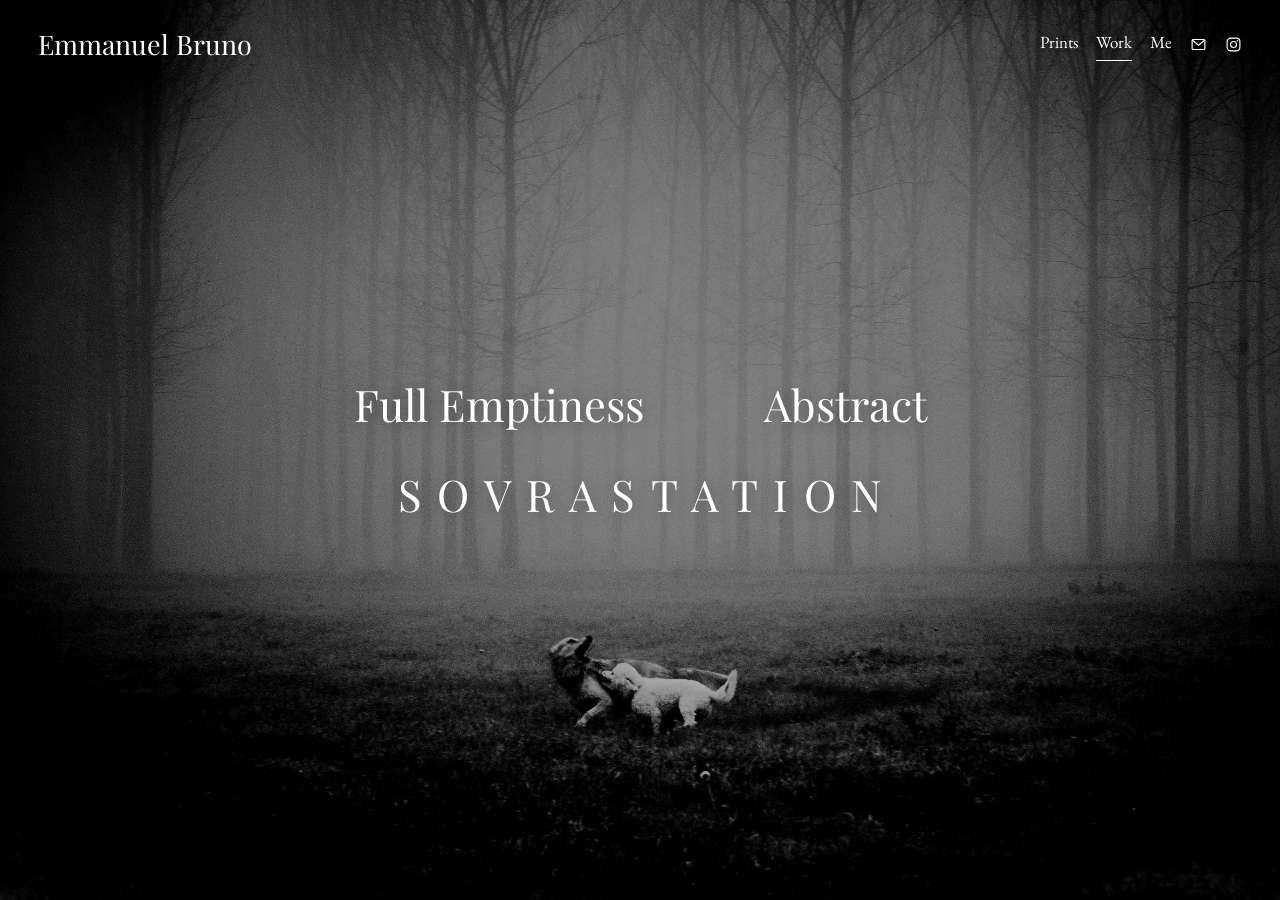
<file: index.html>
<!doctype html>
<html lang="en">
<head>
<meta charset="utf-8">
<meta name="viewport" content="width=device-width, initial-scale=1">
<title>Emmanuel Bruno</title>
<meta name="description" content="Photography by Emmanuel Bruno — Full Emptiness, Abstract and Sovrastation.">
<meta name="theme-color" content="#ffffff">
<link rel="canonical" href="https://www.emmanuelbruno.com/">
<meta property="og:type" content="website">
<meta property="og:site_name" content="Emmanuel Bruno">
<meta property="og:title" content="Emmanuel Bruno">
<meta property="og:description" content="Photography by Emmanuel Bruno — Full Emptiness, Abstract and Sovrastation.">
<meta property="og:url" content="https://www.emmanuelbruno.com/">
<meta property="og:image" content="https://www.emmanuelbruno.com/images/sm/DSC04307.jpg">
<meta name="twitter:card" content="summary_large_image">
<link rel="icon" href="assets/favicon.svg" type="image/svg+xml">
<link rel="preconnect" href="https://fonts.googleapis.com">
<link rel="preconnect" href="https://fonts.gstatic.com" crossorigin>
<link rel="stylesheet" href="https://fonts.googleapis.com/css2?family=EB+Garamond:ital,wght@0,400;0,500;1,400&amp;family=Playfair+Display&amp;display=swap">
<link rel="stylesheet" href="assets/style.css">
<script>document.documentElement.classList.add('js')</script>
<script src="assets/site.js" defer></script>
</head>
<body class="home">
<a class="skip-link" href="#main">Skip to content</a>
<header class="site-header">
  <a class="site-title" href="./">Emmanuel Bruno</a>
  <nav class="site-nav" aria-label="Main">
    <a href="prints/">Prints</a>
    <a href="./" aria-current="page">Work</a>
    <a href="about/">Me</a>
    <a class="icon" href="mailto:emmanuelmaria.bruno@gmail.com" aria-label="Email"><svg viewBox="0 0 24 24" fill="none" stroke="currentColor" stroke-width="1.6" aria-hidden="true"><rect x="3" y="5" width="18" height="14" rx="1.5"/><path d="m3.5 6 8.5 7 8.5-7"/></svg></a>
    <a class="icon" href="https://www.instagram.com/e.m.bruno/" aria-label="Instagram"><svg viewBox="0 0 24 24" fill="none" stroke="currentColor" stroke-width="1.6" aria-hidden="true"><rect x="3" y="3" width="18" height="18" rx="5"/><circle cx="12" cy="12" r="4.2"/><circle cx="17.4" cy="6.6" r="1.1" fill="currentColor" stroke="none"/></svg></a>
  </nav>
</header>
<main id="main" class="hero">
  <figure class="hero-bg is-active"><img src="images/sm/DSC04307.jpg" srcset="images/sm/DSC04307.jpg 1200w, images/DSC04307.jpg 2500w, images/xl/DSC04307.jpg 3000w" sizes="100vw" width="2500" height="1668" alt="" decoding="async" fetchpriority="high"></figure>
  <figure class="hero-bg"><img data-src="images/sm/DSC03370.jpg" data-srcset="images/sm/DSC03370.jpg 1200w, images/DSC03370.jpg 2500w" sizes="100vw" width="2500" height="1668" alt="" decoding="async"></figure>
  <figure class="hero-bg"><img data-src="images/sm/DSC01636.jpg" data-srcset="images/sm/DSC01636.jpg 1200w, images/DSC01636.jpg 2500w, images/xl/DSC01636.jpg 3000w" sizes="100vw" width="2500" height="1668" alt="" decoding="async"></figure>
  <figure class="hero-bg"><img data-src="images/sm/DSC09299.jpg" data-srcset="images/sm/DSC09299.jpg 1200w, images/DSC09299.jpg 2500w" sizes="100vw" width="2500" height="1668" alt="" decoding="async"></figure>
  <h1 class="visually-hidden">Work</h1>
  <ul class="hero-titles">
    <li><a href="work/full-emptiness/" data-cover="1">Full Emptiness</a></li>
    <li><a href="work/abstract/" data-cover="2">Abstract</a></li>
    <li class="wide"><a href="work/s-o-v-r-a-s-t-a-t-i-o-n/" data-cover="3"><span class="spaced">Sovrastation</span></a></li>
  </ul>
</main>
</body>
</html>
</file>
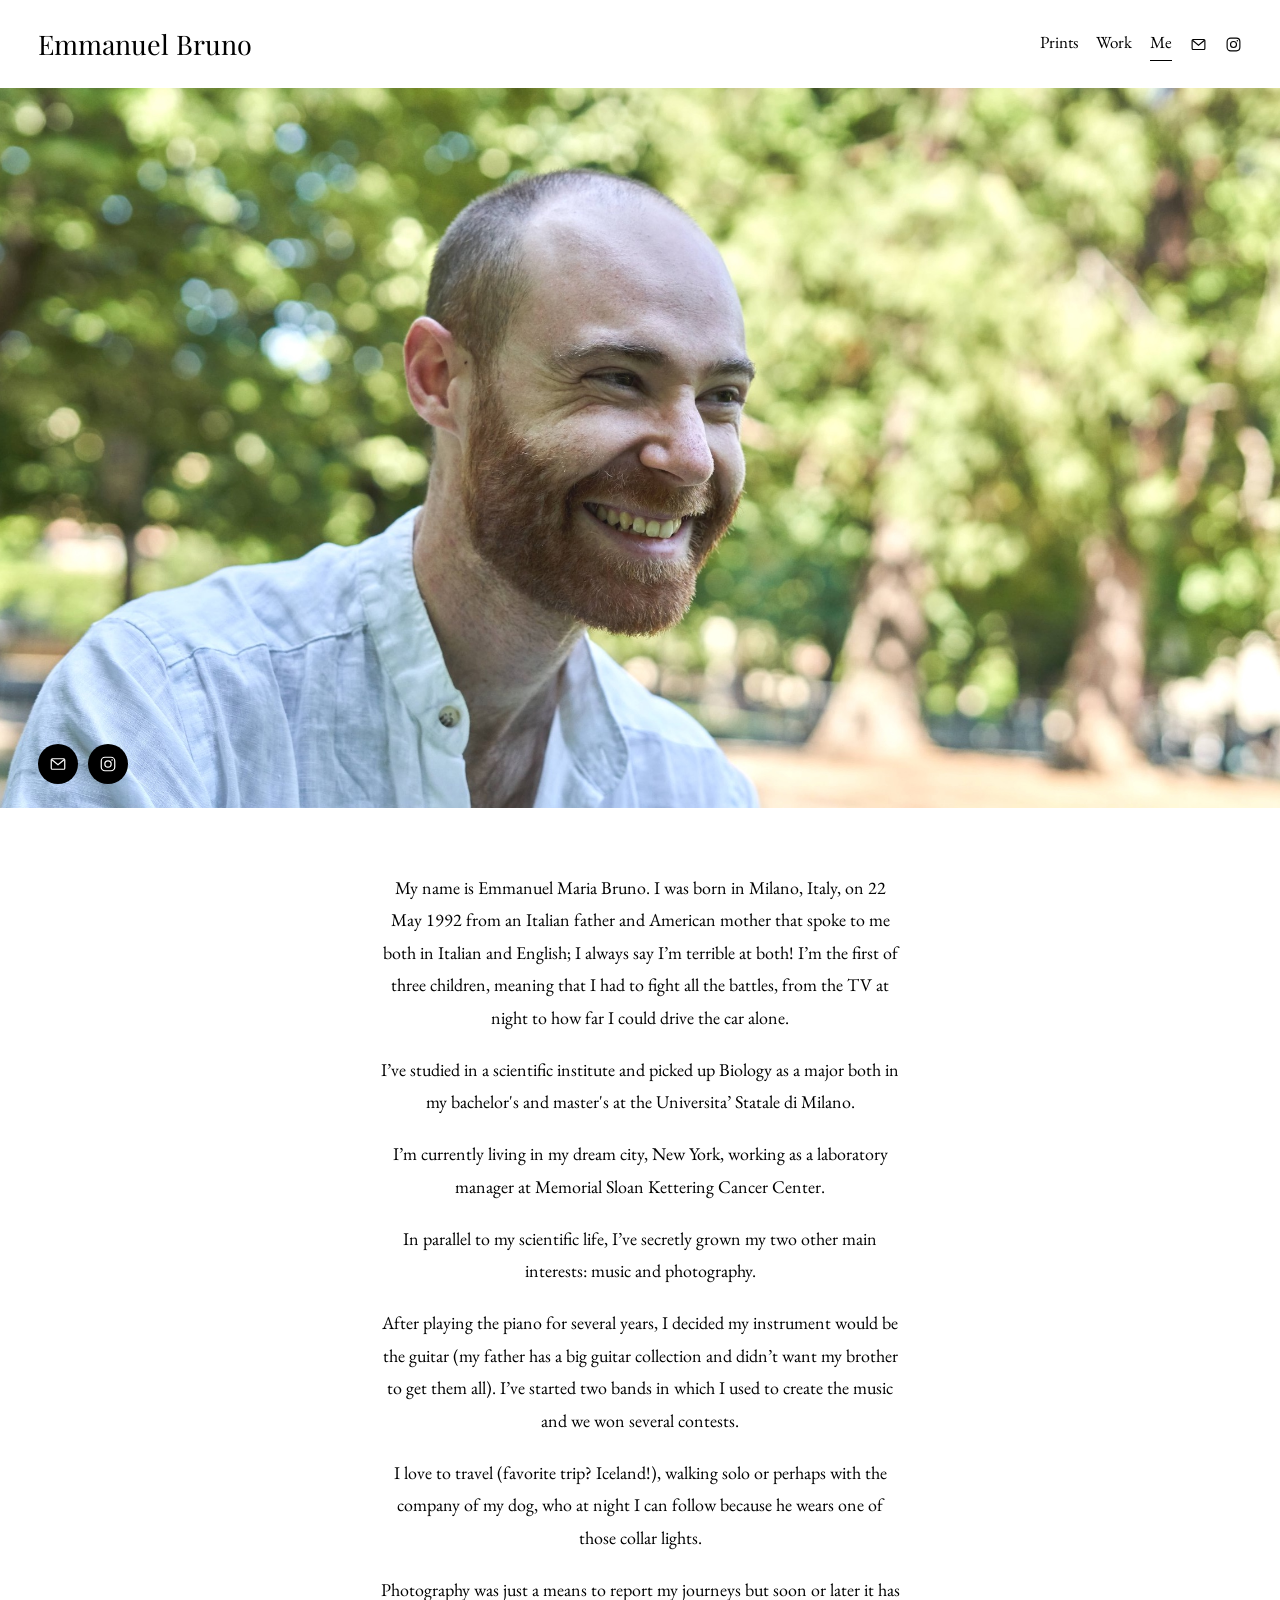
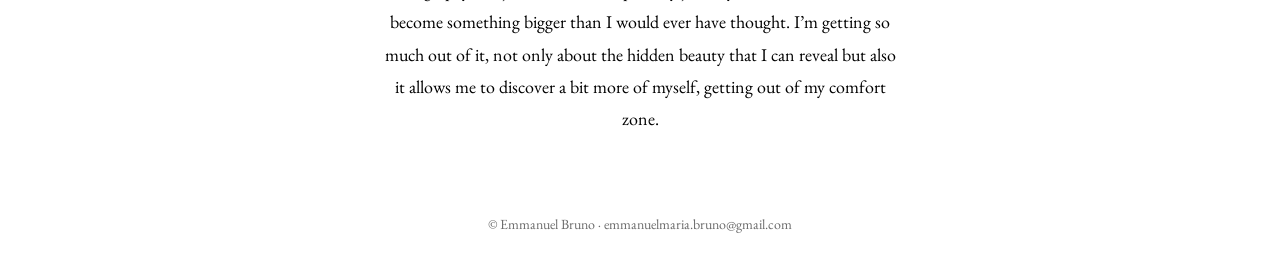
<file: about/index.html>
<!doctype html>
<html lang="en">
<head>
<meta charset="utf-8">
<meta name="viewport" content="width=device-width, initial-scale=1">
<title>Me — Emmanuel Bruno</title>
<meta name="description" content="Emmanuel Maria Bruno — biologist in New York, musician and photographer.">
<meta name="theme-color" content="#ffffff">
<link rel="canonical" href="https://www.emmanuelbruno.com/about/">
<meta property="og:type" content="website">
<meta property="og:site_name" content="Emmanuel Bruno">
<meta property="og:title" content="Me — Emmanuel Bruno">
<meta property="og:description" content="Emmanuel Maria Bruno — biologist in New York, musician and photographer.">
<meta property="og:url" content="https://www.emmanuelbruno.com/about/">
<meta property="og:image" content="https://www.emmanuelbruno.com/images/sm/DSC03614.jpg">
<meta name="twitter:card" content="summary_large_image">
<link rel="icon" href="../assets/favicon.svg" type="image/svg+xml">
<link rel="preconnect" href="https://fonts.googleapis.com">
<link rel="preconnect" href="https://fonts.gstatic.com" crossorigin>
<link rel="stylesheet" href="https://fonts.googleapis.com/css2?family=EB+Garamond:ital,wght@0,400;0,500;1,400&amp;family=Playfair+Display&amp;display=swap">
<link rel="stylesheet" href="../assets/style.css">
<script>document.documentElement.classList.add('js')</script>
<script src="../assets/site.js" defer></script>
</head>
<body>
<a class="skip-link" href="#main">Skip to content</a>
<header class="site-header">
  <a class="site-title" href="../">Emmanuel Bruno</a>
  <nav class="site-nav" aria-label="Main">
    <a href="../prints/">Prints</a>
    <a href="../">Work</a>
    <a href="../about/" aria-current="page">Me</a>
    <a class="icon" href="mailto:emmanuelmaria.bruno@gmail.com" aria-label="Email"><svg viewBox="0 0 24 24" fill="none" stroke="currentColor" stroke-width="1.6" aria-hidden="true"><rect x="3" y="5" width="18" height="14" rx="1.5"/><path d="m3.5 6 8.5 7 8.5-7"/></svg></a>
    <a class="icon" href="https://www.instagram.com/e.m.bruno/" aria-label="Instagram"><svg viewBox="0 0 24 24" fill="none" stroke="currentColor" stroke-width="1.6" aria-hidden="true"><rect x="3" y="3" width="18" height="18" rx="5"/><circle cx="12" cy="12" r="4.2"/><circle cx="17.4" cy="6.6" r="1.1" fill="currentColor" stroke="none"/></svg></a>
  </nav>
</header>
<main id="main">
  <h1 class="visually-hidden">About me</h1>
  <figure class="portrait">
    <img src="../images/sm/DSC03614.jpg" srcset="../images/sm/DSC03614.jpg 1200w, ../images/DSC03614.jpg 2282w" sizes="100vw" width="2282" height="1522" alt="Portrait of Emmanuel Bruno, smiling, in a park" decoding="async" fetchpriority="high">
    <div class="social-circles">
      <a href="mailto:emmanuelmaria.bruno@gmail.com" aria-label="Email"><svg viewBox="0 0 24 24" fill="none" stroke="currentColor" stroke-width="1.6" aria-hidden="true"><rect x="3" y="5" width="18" height="14" rx="1.5"/><path d="m3.5 6 8.5 7 8.5-7"/></svg></a>
      <a href="https://www.instagram.com/e.m.bruno/" aria-label="Instagram"><svg viewBox="0 0 24 24" fill="none" stroke="currentColor" stroke-width="1.6" aria-hidden="true"><rect x="3" y="3" width="18" height="18" rx="5"/><circle cx="12" cy="12" r="4.2"/><circle cx="17.4" cy="6.6" r="1.1" fill="currentColor" stroke="none"/></svg></a>
    </div>
  </figure>
  <div class="bio">
  <p>My name is Emmanuel Maria Bruno. I was born in Milano, Italy, on 22 May 1992 from an Italian father and American mother that spoke to me both in Italian and English; I always say I’m terrible at both! I’m the first of three children, meaning that I had to fight all the battles, from the TV at night to how far I could drive the car alone.</p>
  <p>I’ve studied in a scientific institute and picked up Biology as a major both in my bachelor&#x27;s and master&#x27;s at the Universita’ Statale di Milano.</p>
  <p>I’m currently living in my dream city, New York, working as a laboratory manager at Memorial Sloan Kettering Cancer Center.</p>
  <p>In parallel to my scientific life, I’ve secretly grown my two other main interests: music and photography.</p>
  <p>After playing the piano for several years, I decided my instrument would be the guitar (my father has a big guitar collection and didn’t want my brother to get them all). I’ve started two bands in which I used to create the music and we won several contests.</p>
  <p>I love to travel (favorite trip? Iceland!), walking solo or perhaps with the company of my dog, who at night I can follow because he wears one of those collar lights.</p>
  <p>Photography was just a means to report my journeys but soon or later it has become something bigger than I would ever have thought. I’m getting so much out of it, not only about the hidden beauty that I can reveal but also it allows me to discover a bit more of myself, getting out of my comfort zone.</p>
  </div>
</main>
<footer class="site-footer">
  &copy; Emmanuel Bruno &middot; <a href="mailto:emmanuelmaria.bruno@gmail.com">emmanuelmaria.bruno@gmail.com</a>
</footer>
</body>
</html>
</file>
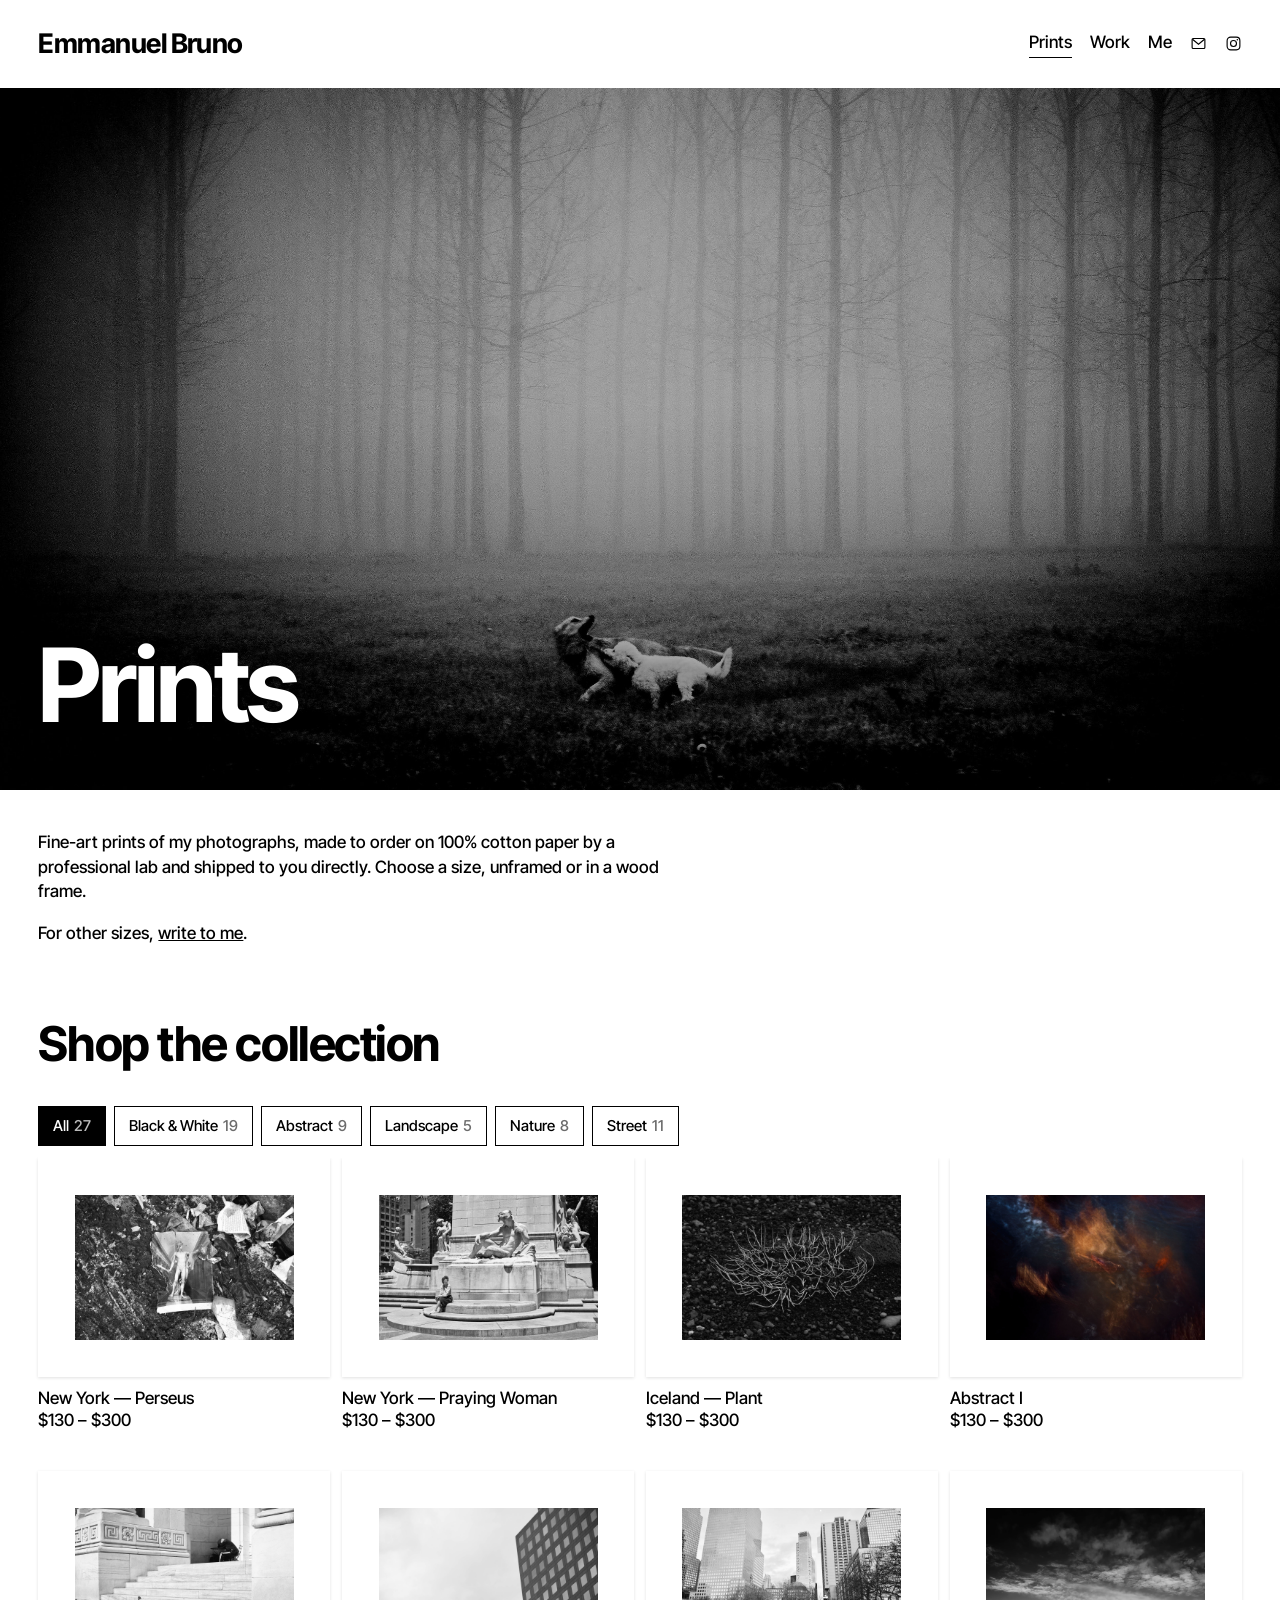
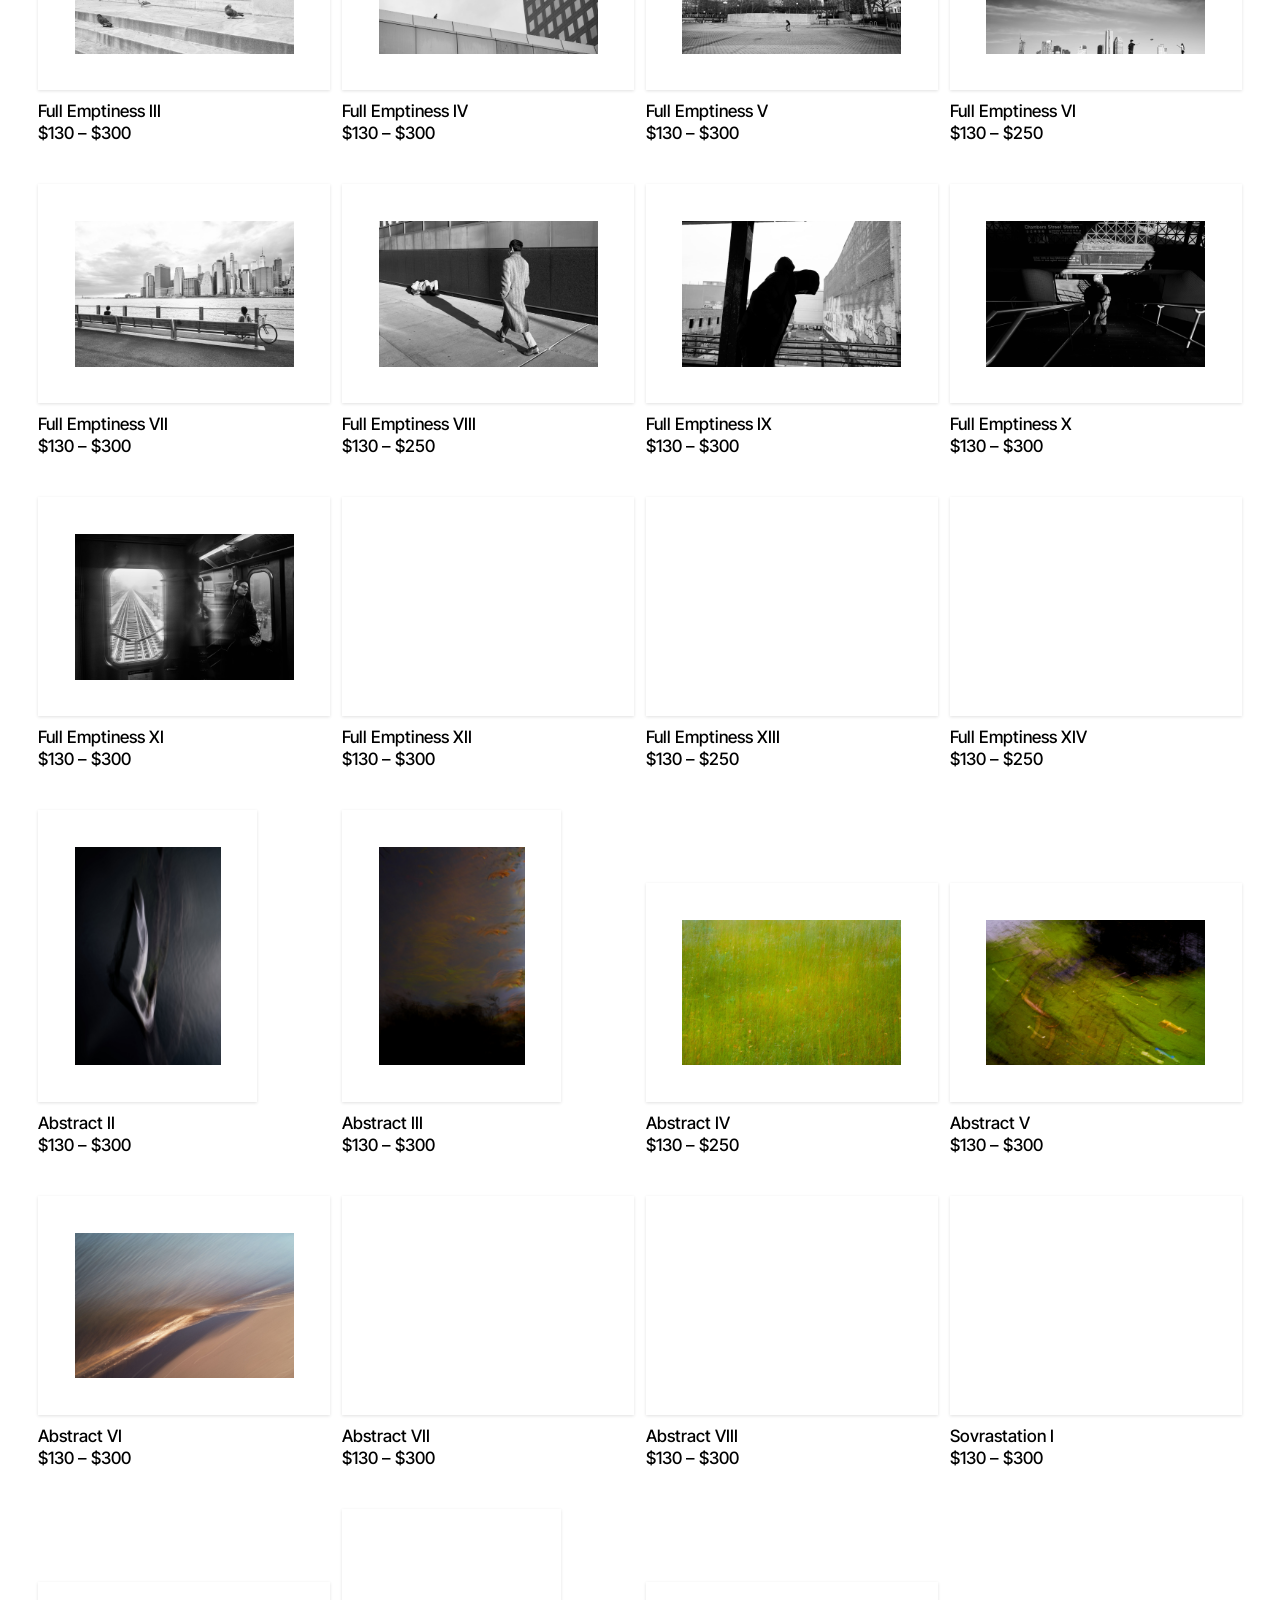
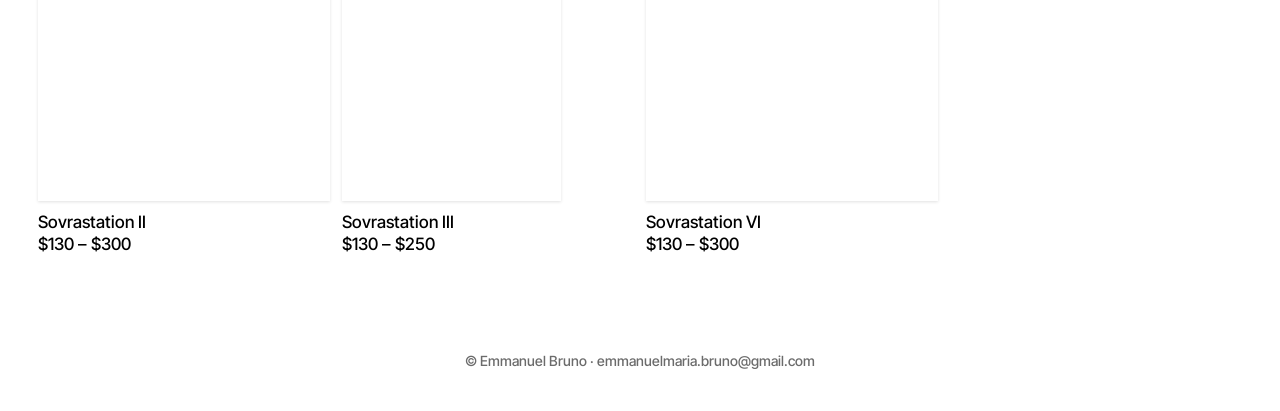
<file: prints/index.html>
<!doctype html>
<html lang="en">
<head>
<meta charset="utf-8">
<meta name="viewport" content="width=device-width, initial-scale=1">
<title>Prints — Emmanuel Bruno</title>
<meta name="description" content="Fine-art prints by Emmanuel Bruno, printed to order.">
<meta name="theme-color" content="#ffffff">
<link rel="canonical" href="https://www.emmanuelbruno.com/prints/">
<meta property="og:type" content="website">
<meta property="og:site_name" content="Emmanuel Bruno">
<meta property="og:title" content="Prints — Emmanuel Bruno">
<meta property="og:description" content="Fine-art prints by Emmanuel Bruno, printed to order.">
<meta property="og:url" content="https://www.emmanuelbruno.com/prints/">
<meta property="og:image" content="https://www.emmanuelbruno.com/images/sm/DSC08162.jpg">
<meta name="twitter:card" content="summary_large_image">
<link rel="icon" href="../assets/favicon.svg" type="image/svg+xml">
<link rel="preconnect" href="https://fonts.googleapis.com">
<link rel="preconnect" href="https://fonts.gstatic.com" crossorigin>
<link rel="stylesheet" href="https://fonts.googleapis.com/css2?family=EB+Garamond:ital,wght@0,400;0,500;1,400&amp;family=Playfair+Display&amp;family=Inter+Tight:wght@400;500;700&amp;display=swap">
<link rel="stylesheet" href="../assets/style.css">
<script>document.documentElement.classList.add('js')</script>
<script src="../assets/site.js" defer></script>
<script src="pixels.js" defer></script>
<script src="prints.js" defer></script>
</head>
<body class="shop">
<a class="skip-link" href="#main">Skip to content</a>
<header class="site-header">
  <a class="site-title" href="../">Emmanuel Bruno</a>
  <nav class="site-nav" aria-label="Main">
    <a href="../prints/" aria-current="page">Prints</a>
    <a href="../">Work</a>
    <a href="../about/">Me</a>
    <a class="icon" href="mailto:emmanuelmaria.bruno@gmail.com" aria-label="Email"><svg viewBox="0 0 24 24" fill="none" stroke="currentColor" stroke-width="1.6" aria-hidden="true"><rect x="3" y="5" width="18" height="14" rx="1.5"/><path d="m3.5 6 8.5 7 8.5-7"/></svg></a>
    <a class="icon" href="https://www.instagram.com/e.m.bruno/" aria-label="Instagram"><svg viewBox="0 0 24 24" fill="none" stroke="currentColor" stroke-width="1.6" aria-hidden="true"><rect x="3" y="3" width="18" height="18" rx="5"/><circle cx="12" cy="12" r="4.2"/><circle cx="17.4" cy="6.6" r="1.1" fill="currentColor" stroke="none"/></svg></a>
  </nav>
</header>
<!-- Big photo at the top; placeholder until a cover photo is chosen -->
<figure class="shop-hero">
  <img src="../images/sm/DSC04307.jpg" srcset="../images/sm/DSC04307.jpg 1200w, ../images/DSC04307.jpg 2500w, ../images/xl/DSC04307.jpg 3000w" sizes="100vw" width="2500" height="1668" alt="" fetchpriority="high" decoding="async">
  <h1>Prints</h1>
</figure>
<main id="main" class="shop-main">
  <section class="shop-intro">
    <p>Fine-art prints of my photographs, made to order on 100% cotton paper by a professional lab and shipped to you directly. Choose a size, unframed or in a wood frame.</p>
    <p>For other sizes, <a href="mailto:emmanuelmaria.bruno@gmail.com">write to me</a>.</p>
  </section>

  <h2 class="shop-heading">Shop the collection</h2>
  <div class="shop-filter" id="shop-filter" role="group" aria-label="Categories"></div>
  <ul class="shop-grid" id="shop-grid"></ul>
  <noscript><p class="shop-intro">To order a print, <a href="mailto:emmanuelmaria.bruno@gmail.com">write to me</a>.</p></noscript>
</main>

<!-- Enlarged view of one print: filled in by prints.js -->
<dialog class="print-view" id="print-view" aria-labelledby="pv-title">
  <button class="pv-close" type="button" aria-label="Close">&times;</button>
  <div class="pv-stage">
    <button class="pv-print" type="button" data-finish="unframed" aria-label="Enlarge photo"><img alt="" id="pv-img"></button>
  </div>
  <!-- Full-screen photo, opened by clicking the print -->
  <div class="pv-zoom" id="pv-zoom" hidden>
    <div class="pv-zoom-print" id="pv-zoom-print"><img alt="" id="pv-zoom-img"></div>
    <button class="pv-zoom-close" type="button" aria-label="Close enlarged photo">&times;</button>
  </div>
  <div class="pv-info">
    <p class="pv-series" id="pv-series"></p>
    <h2 id="pv-title"></h2>
    <p class="pv-price" id="pv-price"></p>
    <p class="pv-note">Shipping to the US included.</p>

    <fieldset class="pv-options">
      <legend class="pv-size-legend">Size
        <div class="pv-units" id="pv-units" role="group" aria-label="Units">
          <button type="button" data-unit="in">in</button>
          <button type="button" data-unit="cm">cm</button>
        </div>
      </legend>
      <div class="pv-sizes" id="pv-sizes"></div>
    </fieldset>

    <fieldset class="pv-options">
      <legend>Finish: <span id="pv-finish-name"></span></legend>
      <div class="pv-finishes" id="pv-finishes"></div>
    </fieldset>

    <p class="pv-note" id="pv-fits" hidden></p>

    <a class="pv-buy" id="pv-buy" href="#">Buy</a>

    <details>
      <summary>Specification</summary>
      <p>Pigment print on 100% cotton, smooth matte fine art paper. Unframed prints have a white border and fit a standard ready-made frame. Framed prints come in a solid wood frame with a <span id="pv-mat-size">2 in</span> white mat and clear acrylic glazing, ready to hang.</p>
    </details>
    <details>
      <summary>Shipping</summary>
      <p>Each print is made for you, so please allow a few weeks for delivery. Currently shipping within the United States.</p>
    </details>
  </div>
</dialog>

<footer class="site-footer">
  &copy; Emmanuel Bruno &middot; <a href="mailto:emmanuelmaria.bruno@gmail.com">emmanuelmaria.bruno@gmail.com</a>
</footer>
</body>
</html>
</file>
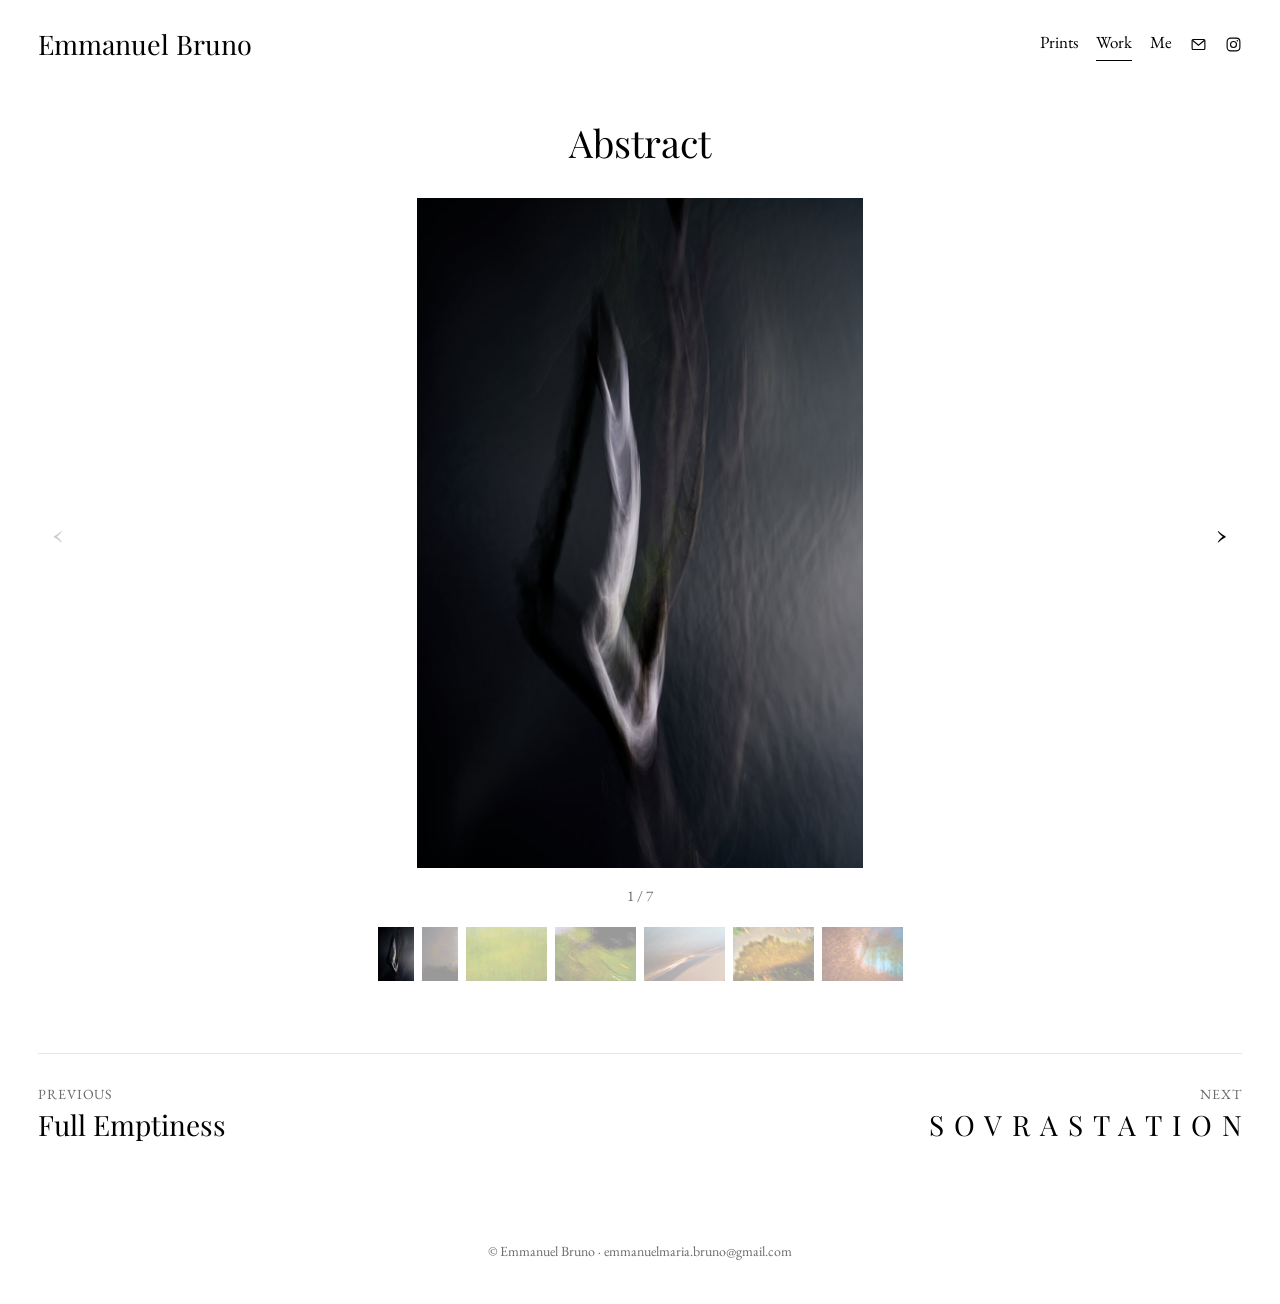
<file: work/abstract/index.html>
<!doctype html>
<html lang="en">
<head>
<meta charset="utf-8">
<meta name="viewport" content="width=device-width, initial-scale=1">
<title>Abstract — Emmanuel Bruno</title>
<meta name="description" content="Abstract — a photography series by Emmanuel Bruno.">
<meta name="theme-color" content="#ffffff">
<link rel="canonical" href="https://www.emmanuelbruno.com/work/abstract/">
<meta property="og:type" content="website">
<meta property="og:site_name" content="Emmanuel Bruno">
<meta property="og:title" content="Abstract — Emmanuel Bruno">
<meta property="og:description" content="Abstract — a photography series by Emmanuel Bruno.">
<meta property="og:url" content="https://www.emmanuelbruno.com/work/abstract/">
<meta property="og:image" content="https://www.emmanuelbruno.com/images/sm/DSC01636.jpg">
<meta name="twitter:card" content="summary_large_image">
<link rel="icon" href="../../assets/favicon.svg" type="image/svg+xml">
<link rel="preconnect" href="https://fonts.googleapis.com">
<link rel="preconnect" href="https://fonts.gstatic.com" crossorigin>
<link rel="stylesheet" href="https://fonts.googleapis.com/css2?family=EB+Garamond:ital,wght@0,400;0,500;1,400&amp;family=Playfair+Display&amp;display=swap">
<link rel="stylesheet" href="../../assets/style.css">
<script>document.documentElement.classList.add('js')</script>
<script src="../../assets/site.js" defer></script>
</head>
<body>
<a class="skip-link" href="#main">Skip to content</a>
<header class="site-header">
  <a class="site-title" href="../../">Emmanuel Bruno</a>
  <nav class="site-nav" aria-label="Main">
    <a href="../../prints/">Prints</a>
    <a href="../../" aria-current="true">Work</a>
    <a href="../../about/">Me</a>
    <a class="icon" href="mailto:emmanuelmaria.bruno@gmail.com" aria-label="Email"><svg viewBox="0 0 24 24" fill="none" stroke="currentColor" stroke-width="1.6" aria-hidden="true"><rect x="3" y="5" width="18" height="14" rx="1.5"/><path d="m3.5 6 8.5 7 8.5-7"/></svg></a>
    <a class="icon" href="https://www.instagram.com/e.m.bruno/" aria-label="Instagram"><svg viewBox="0 0 24 24" fill="none" stroke="currentColor" stroke-width="1.6" aria-hidden="true"><rect x="3" y="3" width="18" height="18" rx="5"/><circle cx="12" cy="12" r="4.2"/><circle cx="17.4" cy="6.6" r="1.1" fill="currentColor" stroke="none"/></svg></a>
  </nav>
</header>
<main id="main" class="project">
  <h1 class="project-title">Abstract</h1>
  <section class="slideshow" aria-roledescription="carousel" aria-label="Abstract photographs">
    <div class="slides" tabindex="0">
      <figure class="slide" role="group" aria-roledescription="slide" aria-label="1 of 7"><img src="../../images/sm/DSC00326-1.jpg" srcset="../../images/sm/DSC00326-1.jpg 1200w, ../../images/DSC00326-1.jpg 2500w, ../../images/xl/DSC00326-1.jpg 3000w" sizes="(max-width: 700px) 100vw, calc((100vh - 230px) * 0.67)" width="2500" height="3748" alt="Abstract, photograph 1 of 7" decoding="async"></figure>
      <figure class="slide" role="group" aria-roledescription="slide" aria-label="2 of 7"><img src="../../images/sm/DSC09005.jpg" srcset="../../images/sm/DSC09005.jpg 1200w, ../../images/DSC09005.jpg 2500w, ../../images/xl/DSC09005.jpg 3000w" sizes="(max-width: 700px) 100vw, calc((100vh - 230px) * 0.67)" width="2500" height="3749" alt="Abstract, photograph 2 of 7" loading="lazy" decoding="async"></figure>
      <figure class="slide" role="group" aria-roledescription="slide" aria-label="3 of 7"><img src="../../images/sm/DSC08895.jpg" srcset="../../images/sm/DSC08895.jpg 1200w, ../../images/DSC08895.jpg 2500w, ../../images/xl/DSC08895.jpg 3000w" sizes="(max-width: 700px) 100vw, min(1312px, 100vw, calc((100vh - 230px) * 1.5))" width="2500" height="1668" alt="Abstract, photograph 3 of 7" loading="lazy" decoding="async"></figure>
      <figure class="slide" role="group" aria-roledescription="slide" aria-label="4 of 7"><img src="../../images/sm/DSC09616.jpg" srcset="../../images/sm/DSC09616.jpg 1200w, ../../images/DSC09616.jpg 2500w, ../../images/xl/DSC09616.jpg 3000w" sizes="(max-width: 700px) 100vw, min(1312px, 100vw, calc((100vh - 230px) * 1.5))" width="2500" height="1668" alt="Abstract, photograph 4 of 7" loading="lazy" decoding="async"></figure>
      <figure class="slide" role="group" aria-roledescription="slide" aria-label="5 of 7"><img src="../../images/sm/DSC02930.jpg" srcset="../../images/sm/DSC02930.jpg 1200w, ../../images/DSC02930.jpg 2500w, ../../images/xl/DSC02930.jpg 3000w" sizes="(max-width: 700px) 100vw, min(1312px, 100vw, calc((100vh - 230px) * 1.5))" width="2500" height="1668" alt="Abstract, photograph 5 of 7" loading="lazy" decoding="async"></figure>
      <figure class="slide" role="group" aria-roledescription="slide" aria-label="6 of 7"><img src="../../images/sm/DSC00037.jpg" srcset="../../images/sm/DSC00037.jpg 1200w, ../../images/DSC00037.jpg 2500w, ../../images/xl/DSC00037.jpg 3000w" sizes="(max-width: 700px) 100vw, min(1312px, 100vw, calc((100vh - 230px) * 1.5))" width="2500" height="1668" alt="Abstract, photograph 6 of 7" loading="lazy" decoding="async"></figure>
      <figure class="slide" role="group" aria-roledescription="slide" aria-label="7 of 7"><img src="../../images/sm/DSC03373-1.jpg" srcset="../../images/sm/DSC03373-1.jpg 1200w, ../../images/DSC03373-1.jpg 2500w, ../../images/xl/DSC03373-1.jpg 3000w" sizes="(max-width: 700px) 100vw, min(1312px, 100vw, calc((100vh - 230px) * 1.5))" width="2500" height="1667" alt="Abstract, photograph 7 of 7" loading="lazy" decoding="async"></figure>
    </div>
    <button class="slide-btn prev" type="button" aria-label="Previous photograph">&#8249;</button>
    <button class="slide-btn next" type="button" aria-label="Next photograph">&#8250;</button>
  </section>
  <p class="slide-count" aria-live="polite"></p>
  <ul class="thumbs">
    <li><button type="button" aria-label="Show photograph 1"><img src="../../images/thumb/DSC00326-1.jpg" width="240" height="360" alt="" loading="lazy"></button></li>
    <li><button type="button" aria-label="Show photograph 2"><img src="../../images/thumb/DSC09005.jpg" width="240" height="360" alt="" loading="lazy"></button></li>
    <li><button type="button" aria-label="Show photograph 3"><img src="../../images/thumb/DSC08895.jpg" width="240" height="160" alt="" loading="lazy"></button></li>
    <li><button type="button" aria-label="Show photograph 4"><img src="../../images/thumb/DSC09616.jpg" width="240" height="160" alt="" loading="lazy"></button></li>
    <li><button type="button" aria-label="Show photograph 5"><img src="../../images/thumb/DSC02930.jpg" width="240" height="160" alt="" loading="lazy"></button></li>
    <li><button type="button" aria-label="Show photograph 6"><img src="../../images/thumb/DSC00037.jpg" width="240" height="160" alt="" loading="lazy"></button></li>
    <li><button type="button" aria-label="Show photograph 7"><img src="../../images/thumb/DSC03373-1.jpg" width="240" height="160" alt="" loading="lazy"></button></li>
  </ul>
  <nav class="pager" aria-label="More work">
    <a class="prev" href="../full-emptiness/"><small>Previous</small><span>Full Emptiness</span></a>
    <a class="next" href="../s-o-v-r-a-s-t-a-t-i-o-n/"><small>Next</small><span><span class="spaced">Sovrastation</span></span></a>
  </nav>
</main>
<footer class="site-footer">
  &copy; Emmanuel Bruno &middot; <a href="mailto:emmanuelmaria.bruno@gmail.com">emmanuelmaria.bruno@gmail.com</a>
</footer>
</body>
</html>
</file>
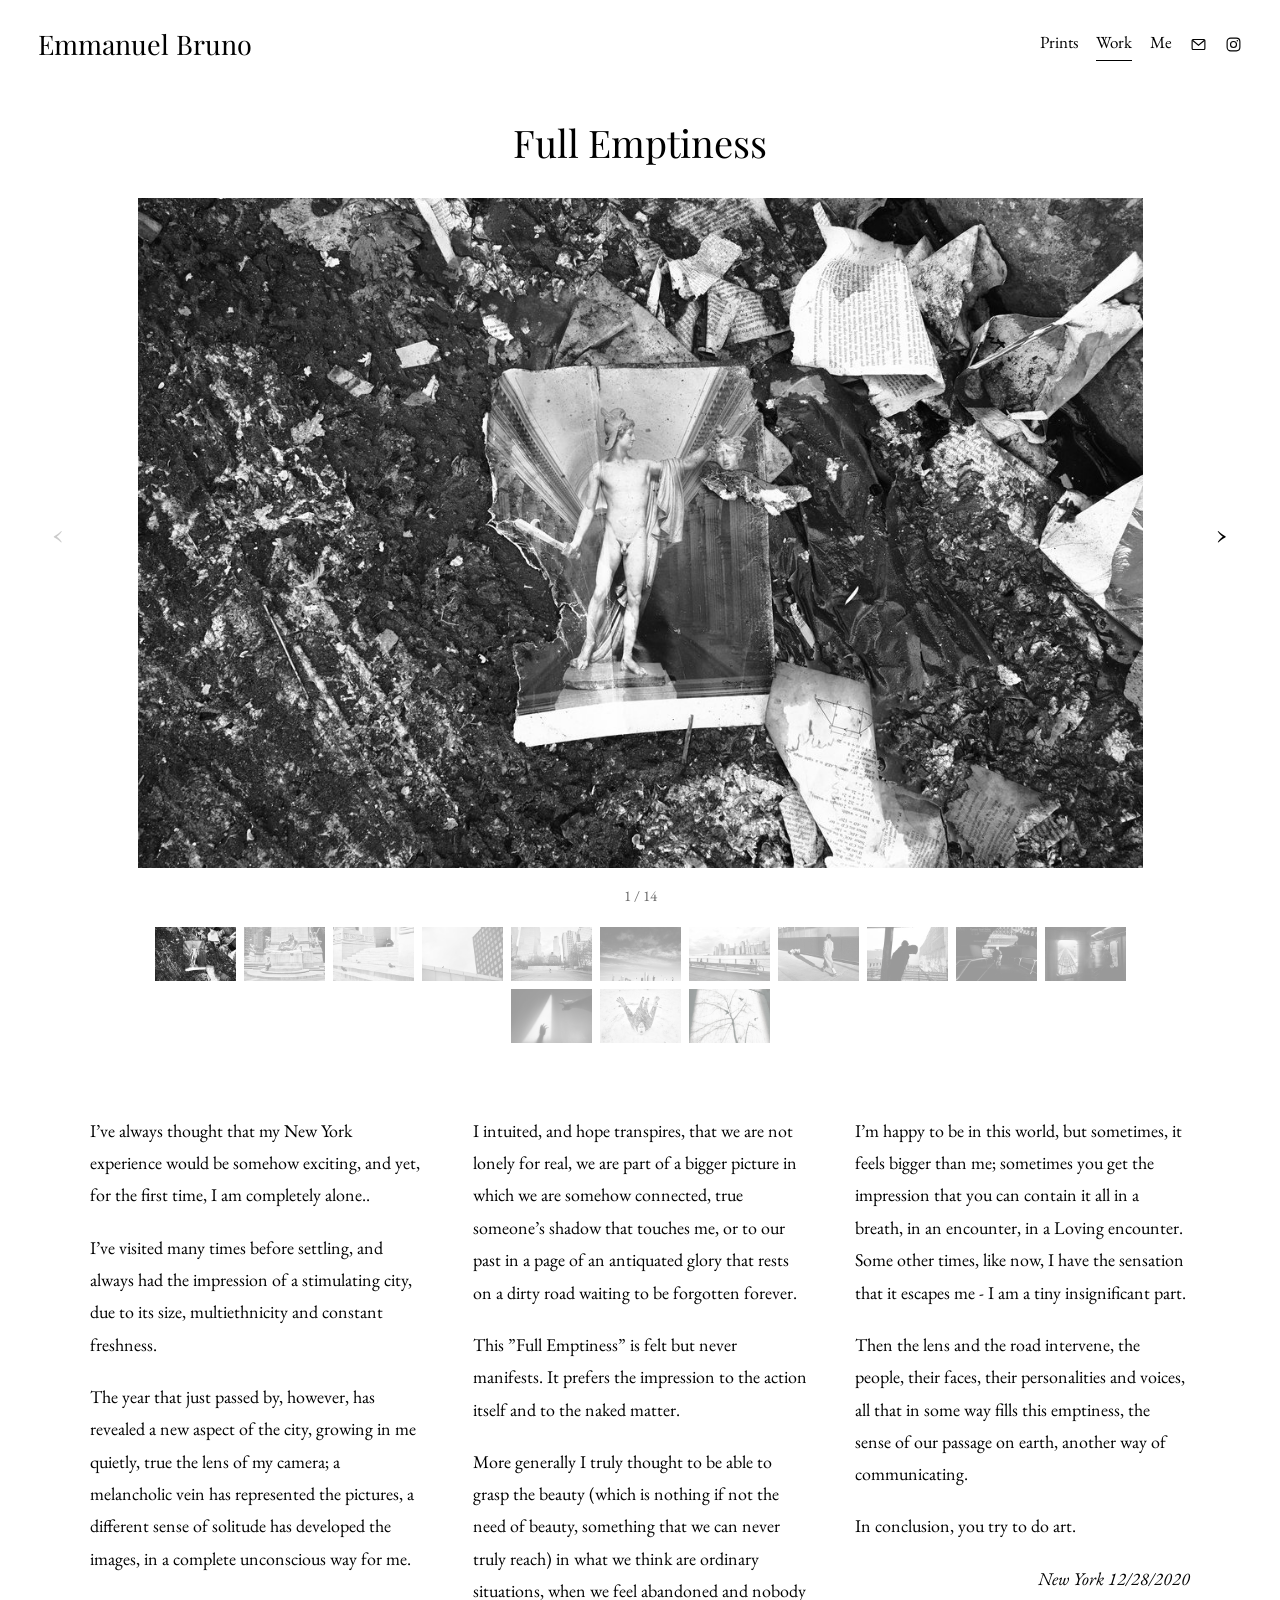
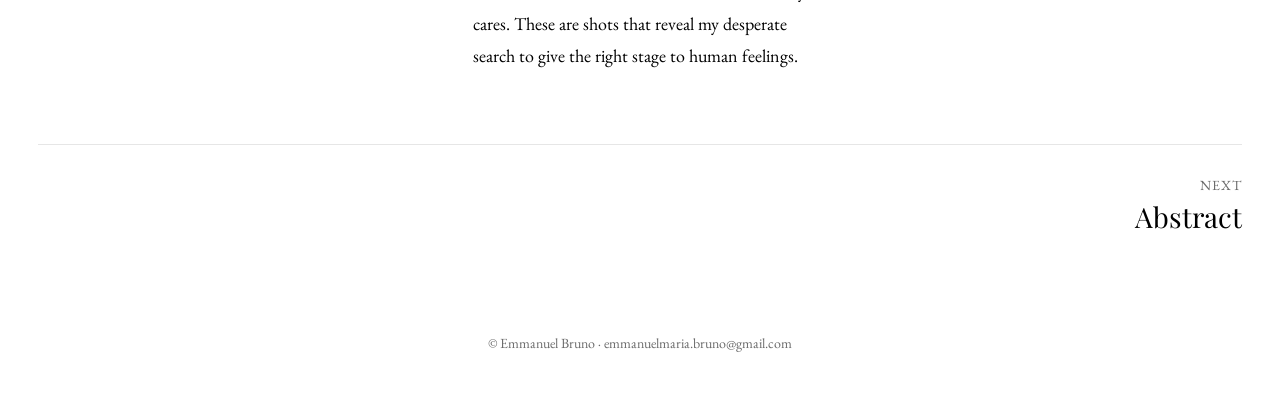
<file: work/full-emptiness/index.html>
<!doctype html>
<html lang="en">
<head>
<meta charset="utf-8">
<meta name="viewport" content="width=device-width, initial-scale=1">
<title>Full Emptiness — Emmanuel Bruno</title>
<meta name="description" content="Full Emptiness — a photography series by Emmanuel Bruno.">
<meta name="theme-color" content="#ffffff">
<link rel="canonical" href="https://www.emmanuelbruno.com/work/full-emptiness/">
<meta property="og:type" content="website">
<meta property="og:site_name" content="Emmanuel Bruno">
<meta property="og:title" content="Full Emptiness — Emmanuel Bruno">
<meta property="og:description" content="Full Emptiness — a photography series by Emmanuel Bruno.">
<meta property="og:url" content="https://www.emmanuelbruno.com/work/full-emptiness/">
<meta property="og:image" content="https://www.emmanuelbruno.com/images/sm/DSC03370.jpg">
<meta name="twitter:card" content="summary_large_image">
<link rel="icon" href="../../assets/favicon.svg" type="image/svg+xml">
<link rel="preconnect" href="https://fonts.googleapis.com">
<link rel="preconnect" href="https://fonts.gstatic.com" crossorigin>
<link rel="stylesheet" href="https://fonts.googleapis.com/css2?family=EB+Garamond:ital,wght@0,400;0,500;1,400&amp;family=Playfair+Display&amp;display=swap">
<link rel="stylesheet" href="../../assets/style.css">
<script>document.documentElement.classList.add('js')</script>
<script src="../../assets/site.js" defer></script>
</head>
<body>
<a class="skip-link" href="#main">Skip to content</a>
<header class="site-header">
  <a class="site-title" href="../../">Emmanuel Bruno</a>
  <nav class="site-nav" aria-label="Main">
    <a href="../../prints/">Prints</a>
    <a href="../../" aria-current="true">Work</a>
    <a href="../../about/">Me</a>
    <a class="icon" href="mailto:emmanuelmaria.bruno@gmail.com" aria-label="Email"><svg viewBox="0 0 24 24" fill="none" stroke="currentColor" stroke-width="1.6" aria-hidden="true"><rect x="3" y="5" width="18" height="14" rx="1.5"/><path d="m3.5 6 8.5 7 8.5-7"/></svg></a>
    <a class="icon" href="https://www.instagram.com/e.m.bruno/" aria-label="Instagram"><svg viewBox="0 0 24 24" fill="none" stroke="currentColor" stroke-width="1.6" aria-hidden="true"><rect x="3" y="3" width="18" height="18" rx="5"/><circle cx="12" cy="12" r="4.2"/><circle cx="17.4" cy="6.6" r="1.1" fill="currentColor" stroke="none"/></svg></a>
  </nav>
</header>
<main id="main" class="project">
  <h1 class="project-title">Full Emptiness</h1>
  <section class="slideshow" aria-roledescription="carousel" aria-label="Full Emptiness photographs">
    <div class="slides" tabindex="0">
      <figure class="slide" role="group" aria-roledescription="slide" aria-label="1 of 14"><img src="../../images/sm/DSC08162.jpg" srcset="../../images/sm/DSC08162.jpg 1200w, ../../images/DSC08162.jpg 2500w, ../../images/xl/DSC08162.jpg 3000w" sizes="(max-width: 700px) 100vw, min(1312px, 100vw, calc((100vh - 230px) * 1.5))" width="2500" height="1668" alt="Full Emptiness, photograph 1 of 14" decoding="async"></figure>
      <figure class="slide" role="group" aria-roledescription="slide" aria-label="2 of 14"><img src="../../images/sm/DSC00957.jpg" srcset="../../images/sm/DSC00957.jpg 1200w, ../../images/DSC00957.jpg 2500w, ../../images/xl/DSC00957.jpg 3000w" sizes="(max-width: 700px) 100vw, min(1312px, 100vw, calc((100vh - 230px) * 1.5))" width="2500" height="1668" alt="Full Emptiness, photograph 2 of 14" loading="lazy" decoding="async"></figure>
      <figure class="slide" role="group" aria-roledescription="slide" aria-label="3 of 14"><img src="../../images/sm/DSC01143.jpg" srcset="../../images/sm/DSC01143.jpg 1200w, ../../images/DSC01143.jpg 2500w, ../../images/xl/DSC01143.jpg 3000w" sizes="(max-width: 700px) 100vw, min(1312px, 100vw, calc((100vh - 230px) * 1.5))" width="2500" height="1668" alt="Full Emptiness, photograph 3 of 14" loading="lazy" decoding="async"></figure>
      <figure class="slide" role="group" aria-roledescription="slide" aria-label="4 of 14"><img src="../../images/sm/DSC05030.jpg" srcset="../../images/sm/DSC05030.jpg 1200w, ../../images/DSC05030.jpg 2500w, ../../images/xl/DSC05030.jpg 3000w" sizes="(max-width: 700px) 100vw, min(1312px, 100vw, calc((100vh - 230px) * 1.5))" width="2500" height="1668" alt="Full Emptiness, photograph 4 of 14" loading="lazy" decoding="async"></figure>
      <figure class="slide" role="group" aria-roledescription="slide" aria-label="5 of 14"><img src="../../images/sm/DSC06860.jpg" srcset="../../images/sm/DSC06860.jpg 1200w, ../../images/DSC06860.jpg 2500w, ../../images/xl/DSC06860.jpg 3000w" sizes="(max-width: 700px) 100vw, min(1312px, 100vw, calc((100vh - 230px) * 1.5))" width="2500" height="1668" alt="Full Emptiness, photograph 5 of 14" loading="lazy" decoding="async"></figure>
      <figure class="slide" role="group" aria-roledescription="slide" aria-label="6 of 14"><img src="../../images/sm/DSC08831.jpg" srcset="../../images/sm/DSC08831.jpg 1200w, ../../images/DSC08831.jpg 2500w, ../../images/xl/DSC08831.jpg 3000w" sizes="(max-width: 700px) 100vw, min(1312px, 100vw, calc((100vh - 230px) * 1.5))" width="2500" height="1668" alt="Full Emptiness, photograph 6 of 14" loading="lazy" decoding="async"></figure>
      <figure class="slide" role="group" aria-roledescription="slide" aria-label="7 of 14"><img src="../../images/sm/DSC09177.jpg" srcset="../../images/sm/DSC09177.jpg 1200w, ../../images/DSC09177.jpg 2500w, ../../images/xl/DSC09177.jpg 3000w" sizes="(max-width: 700px) 100vw, min(1312px, 100vw, calc((100vh - 230px) * 1.5))" width="2500" height="1668" alt="Full Emptiness, photograph 7 of 14" loading="lazy" decoding="async"></figure>
      <figure class="slide" role="group" aria-roledescription="slide" aria-label="8 of 14"><img src="../../images/sm/DSC09492.jpg" srcset="../../images/sm/DSC09492.jpg 1200w, ../../images/DSC09492.jpg 2500w, ../../images/xl/DSC09492.jpg 3000w" sizes="(max-width: 700px) 100vw, min(1312px, 100vw, calc((100vh - 230px) * 1.5))" width="2500" height="1668" alt="Full Emptiness, photograph 8 of 14" loading="lazy" decoding="async"></figure>
      <figure class="slide" role="group" aria-roledescription="slide" aria-label="9 of 14"><img src="../../images/sm/DSC04867.jpg" srcset="../../images/sm/DSC04867.jpg 1200w, ../../images/DSC04867.jpg 2500w, ../../images/xl/DSC04867.jpg 3000w" sizes="(max-width: 700px) 100vw, min(1312px, 100vw, calc((100vh - 230px) * 1.5))" width="2500" height="1668" alt="Full Emptiness, photograph 9 of 14" loading="lazy" decoding="async"></figure>
      <figure class="slide" role="group" aria-roledescription="slide" aria-label="10 of 14"><img src="../../images/sm/DSC09303.jpg" srcset="../../images/sm/DSC09303.jpg 1200w, ../../images/DSC09303.jpg 2500w, ../../images/xl/DSC09303.jpg 3000w" sizes="(max-width: 700px) 100vw, min(1312px, 100vw, calc((100vh - 230px) * 1.5))" width="2500" height="1667" alt="Full Emptiness, photograph 10 of 14" loading="lazy" decoding="async"></figure>
      <figure class="slide" role="group" aria-roledescription="slide" aria-label="11 of 14"><img src="../../images/sm/DSC05457.jpg" srcset="../../images/sm/DSC05457.jpg 1200w, ../../images/DSC05457.jpg 2500w, ../../images/xl/DSC05457.jpg 3000w" sizes="(max-width: 700px) 100vw, min(1312px, 100vw, calc((100vh - 230px) * 1.5))" width="2500" height="1668" alt="Full Emptiness, photograph 11 of 14" loading="lazy" decoding="async"></figure>
      <figure class="slide" role="group" aria-roledescription="slide" aria-label="12 of 14"><img src="../../images/sm/DSC08278.jpg" srcset="../../images/sm/DSC08278.jpg 1200w, ../../images/DSC08278.jpg 2500w, ../../images/xl/DSC08278.jpg 3000w" sizes="(max-width: 700px) 100vw, min(1312px, 100vw, calc((100vh - 230px) * 1.5))" width="2500" height="1668" alt="Full Emptiness, photograph 12 of 14" loading="lazy" decoding="async"></figure>
      <figure class="slide" role="group" aria-roledescription="slide" aria-label="13 of 14"><img src="../../images/sm/DSC07141-copy.jpg" srcset="../../images/sm/DSC07141-copy.jpg 1200w, ../../images/DSC07141-copy.jpg 2500w, ../../images/xl/DSC07141-copy.jpg 3000w" sizes="(max-width: 700px) 100vw, min(1312px, 100vw, calc((100vh - 230px) * 1.5))" width="2500" height="1668" alt="Full Emptiness, photograph 13 of 14" loading="lazy" decoding="async"></figure>
      <figure class="slide" role="group" aria-roledescription="slide" aria-label="14 of 14"><img src="../../images/sm/DSC07494-2.jpg" srcset="../../images/sm/DSC07494-2.jpg 1200w, ../../images/DSC07494-2.jpg 2500w, ../../images/xl/DSC07494-2.jpg 3000w" sizes="(max-width: 700px) 100vw, min(1312px, 100vw, calc((100vh - 230px) * 1.5))" width="2500" height="1667" alt="Full Emptiness, photograph 14 of 14" loading="lazy" decoding="async"></figure>
    </div>
    <button class="slide-btn prev" type="button" aria-label="Previous photograph">&#8249;</button>
    <button class="slide-btn next" type="button" aria-label="Next photograph">&#8250;</button>
  </section>
  <p class="slide-count" aria-live="polite"></p>
  <ul class="thumbs">
    <li><button type="button" aria-label="Show photograph 1"><img src="../../images/thumb/DSC08162.jpg" width="240" height="160" alt="" loading="lazy"></button></li>
    <li><button type="button" aria-label="Show photograph 2"><img src="../../images/thumb/DSC00957.jpg" width="240" height="160" alt="" loading="lazy"></button></li>
    <li><button type="button" aria-label="Show photograph 3"><img src="../../images/thumb/DSC01143.jpg" width="240" height="160" alt="" loading="lazy"></button></li>
    <li><button type="button" aria-label="Show photograph 4"><img src="../../images/thumb/DSC05030.jpg" width="240" height="160" alt="" loading="lazy"></button></li>
    <li><button type="button" aria-label="Show photograph 5"><img src="../../images/thumb/DSC06860.jpg" width="240" height="160" alt="" loading="lazy"></button></li>
    <li><button type="button" aria-label="Show photograph 6"><img src="../../images/thumb/DSC08831.jpg" width="240" height="160" alt="" loading="lazy"></button></li>
    <li><button type="button" aria-label="Show photograph 7"><img src="../../images/thumb/DSC09177.jpg" width="240" height="160" alt="" loading="lazy"></button></li>
    <li><button type="button" aria-label="Show photograph 8"><img src="../../images/thumb/DSC09492.jpg" width="240" height="160" alt="" loading="lazy"></button></li>
    <li><button type="button" aria-label="Show photograph 9"><img src="../../images/thumb/DSC04867.jpg" width="240" height="160" alt="" loading="lazy"></button></li>
    <li><button type="button" aria-label="Show photograph 10"><img src="../../images/thumb/DSC09303.jpg" width="240" height="160" alt="" loading="lazy"></button></li>
    <li><button type="button" aria-label="Show photograph 11"><img src="../../images/thumb/DSC05457.jpg" width="240" height="160" alt="" loading="lazy"></button></li>
    <li><button type="button" aria-label="Show photograph 12"><img src="../../images/thumb/DSC08278.jpg" width="240" height="160" alt="" loading="lazy"></button></li>
    <li><button type="button" aria-label="Show photograph 13"><img src="../../images/thumb/DSC07141-copy.jpg" width="240" height="160" alt="" loading="lazy"></button></li>
    <li><button type="button" aria-label="Show photograph 14"><img src="../../images/thumb/DSC07494-2.jpg" width="240" height="160" alt="" loading="lazy"></button></li>
  </ul>
  <div class="essay">
    <p>I’ve always thought that my New York experience would be somehow exciting, and yet, for the first time, I am completely alone..</p>
    <p>I’ve visited many times before settling, and always had the impression of a stimulating city, due to its size, multiethnicity and constant freshness.</p>
    <p>The year that just passed by, however, has revealed a new aspect of the city, growing in me quietly, true the lens of my camera; a melancholic vein has represented the pictures, a different sense of solitude has developed the images, in a complete unconscious way for me.</p>
    <p>I intuited, and hope transpires, that we are not lonely for real, we are part of a bigger picture in which we are somehow connected, true someone’s shadow that touches me, or to our past in a page of an antiquated glory that rests on a dirty road waiting to be forgotten forever.</p>
    <p>This ”Full Emptiness” is felt but never manifests. It prefers the impression to the action itself and to the naked matter.</p>
    <p>More generally I truly thought to be able to grasp the beauty (which is nothing if not the need of beauty, something that we can never truly reach) in what we think are ordinary situations, when we feel abandoned and nobody cares. These are shots that reveal my desperate search to give the right stage to human feelings.</p>
    <p>I’m happy to be in this world, but sometimes, it feels bigger than me; sometimes you get the impression that you can contain it all in a breath, in an encounter, in a Loving encounter. Some other times, like now, I have the sensation that it escapes me - I am a tiny insignificant part.</p>
    <p>Then the lens and the road intervene, the people, their faces, their personalities and voices, all that in some way fills this emptiness, the sense of our passage on earth, another way of communicating.</p>
    <p>In conclusion, you try to do art.</p>
    <p class="signoff">New York 12/28/2020</p>
  </div>
  <nav class="pager" aria-label="More work">
    <a class="next" href="../abstract/"><small>Next</small><span>Abstract</span></a>
  </nav>
</main>
<footer class="site-footer">
  &copy; Emmanuel Bruno &middot; <a href="mailto:emmanuelmaria.bruno@gmail.com">emmanuelmaria.bruno@gmail.com</a>
</footer>
</body>
</html>
</file>
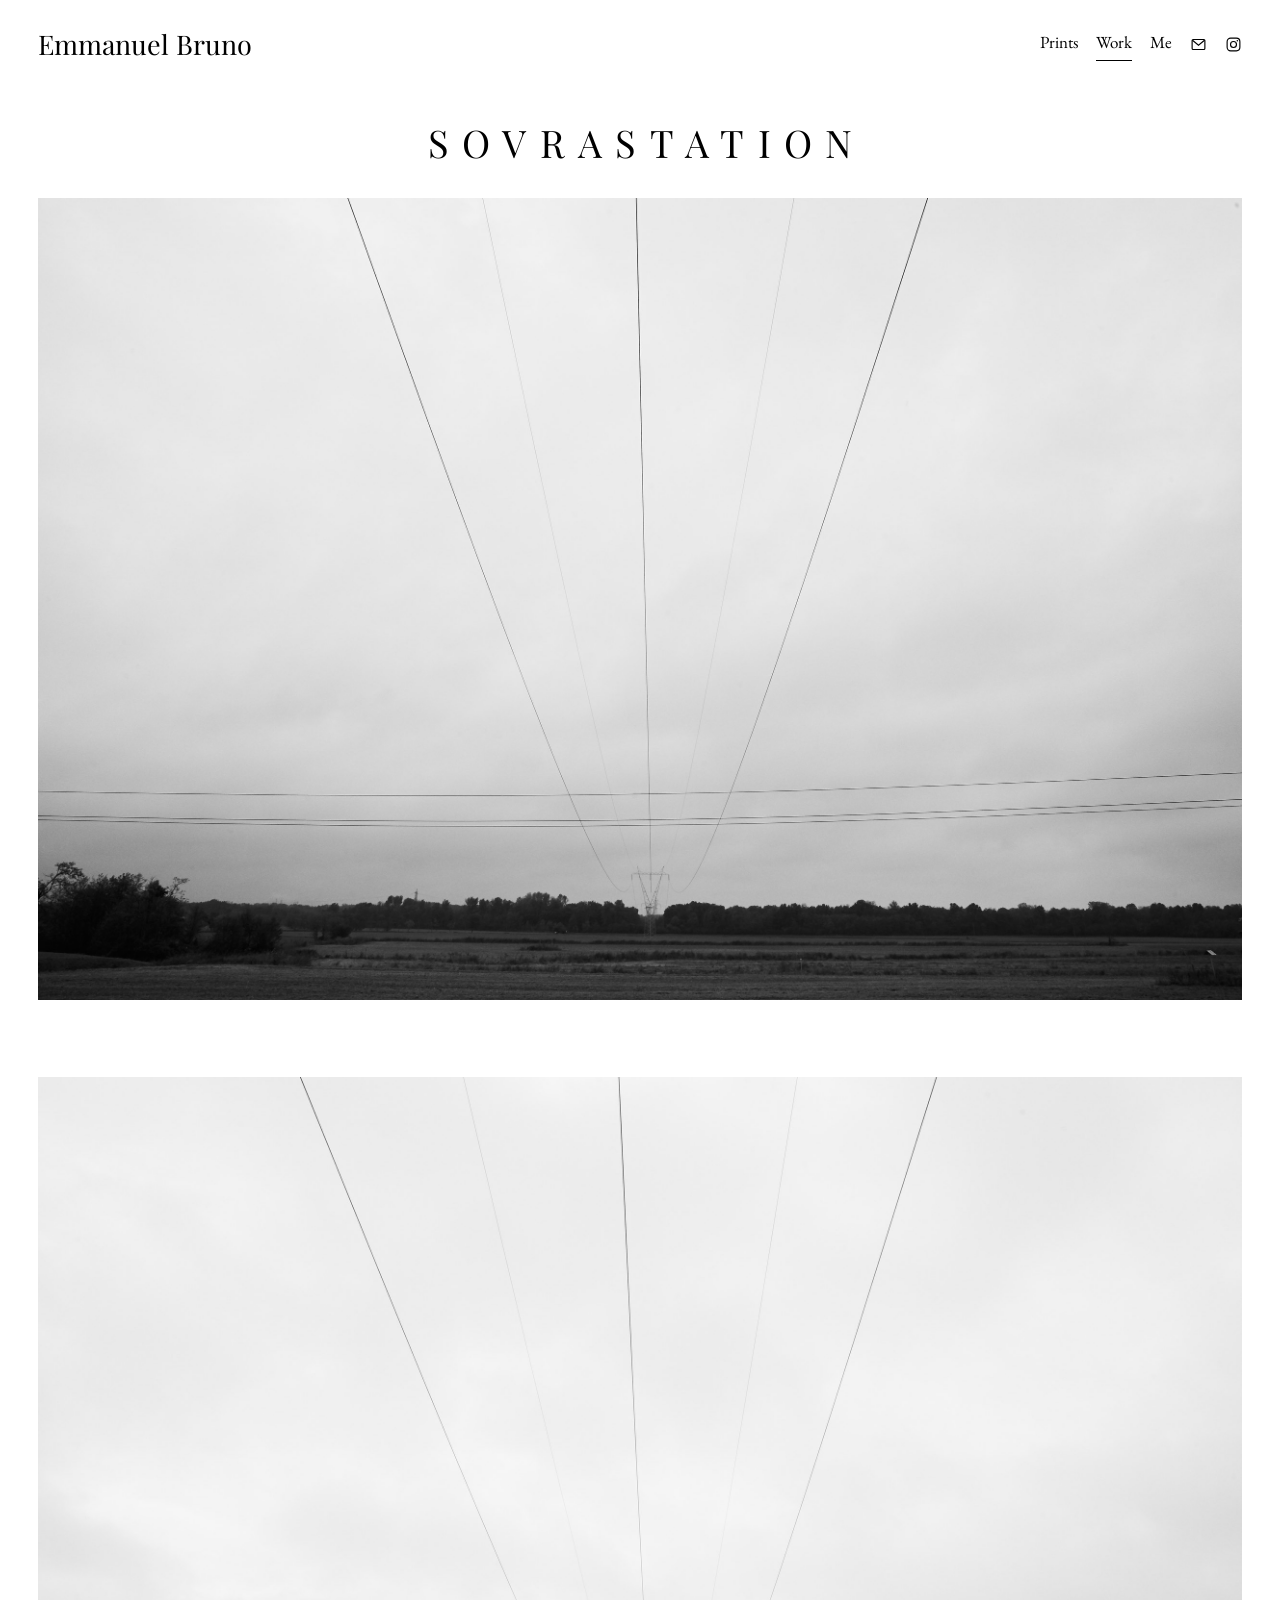
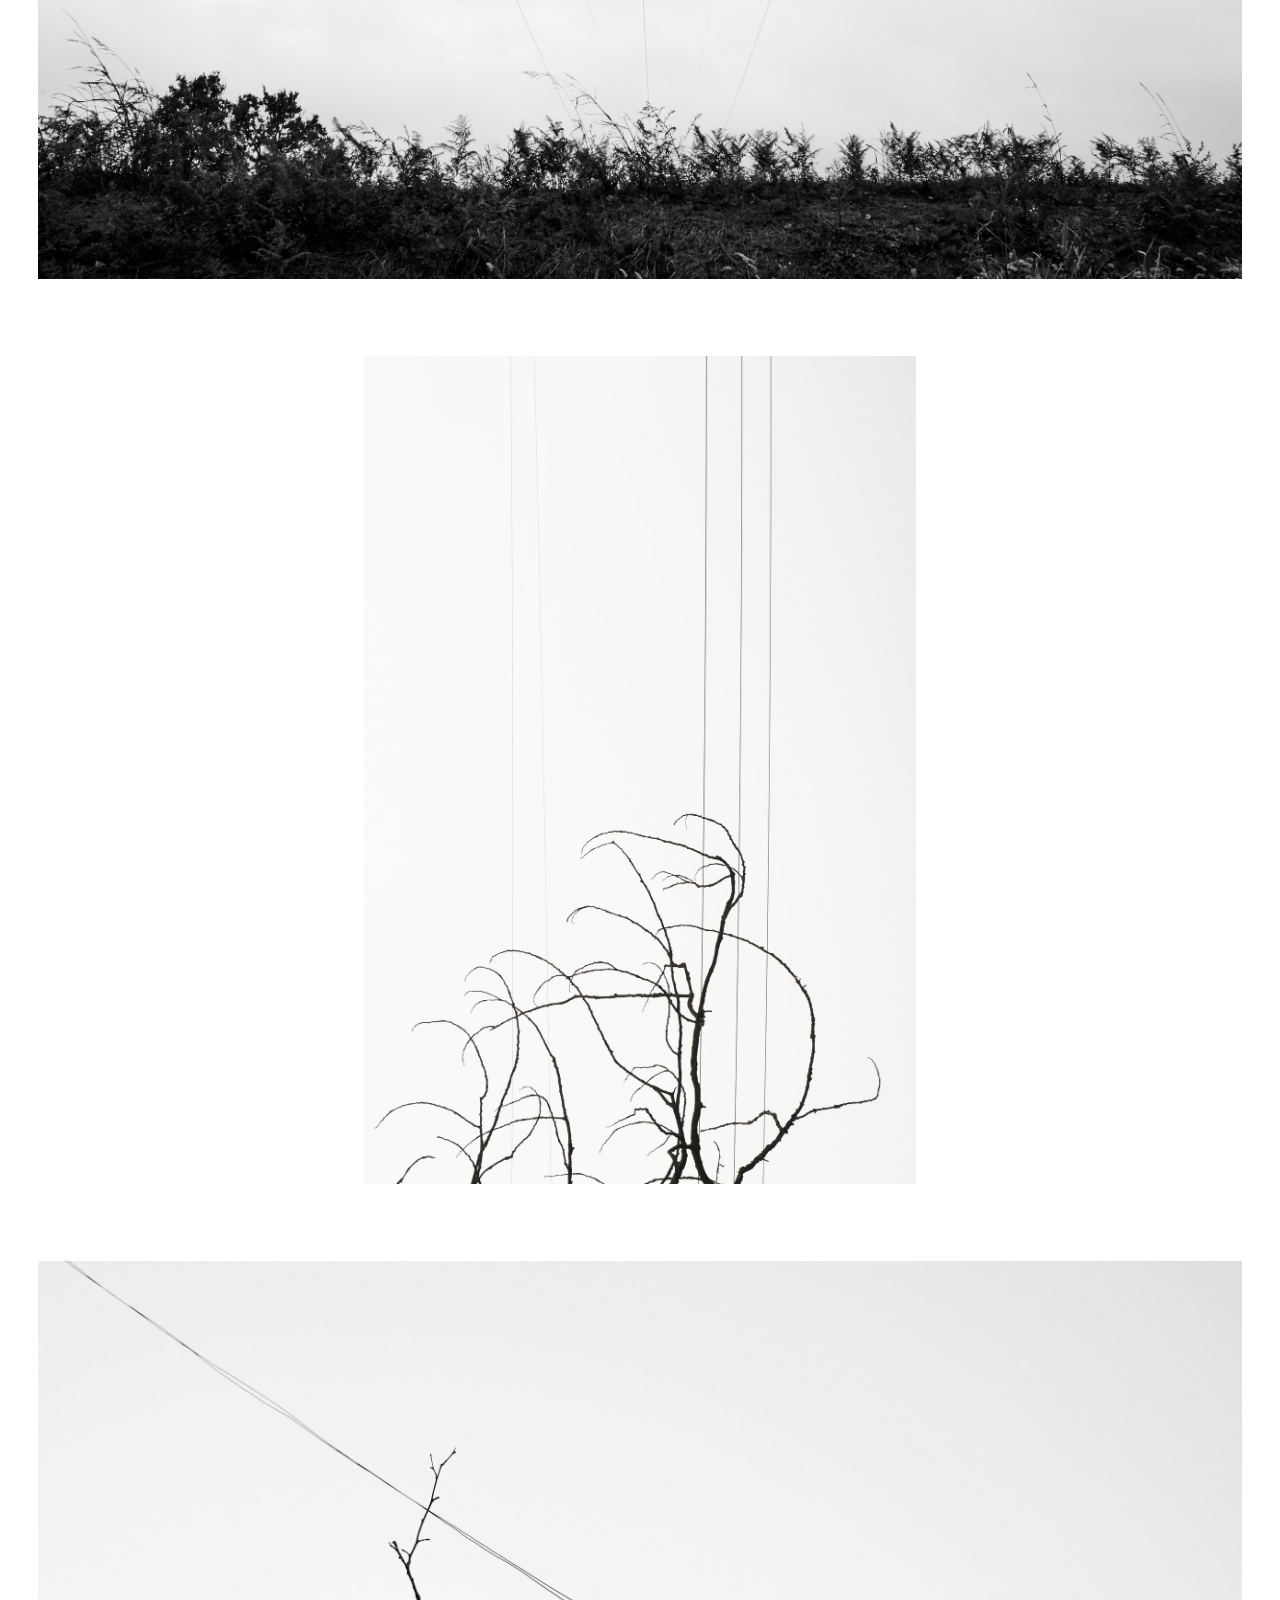
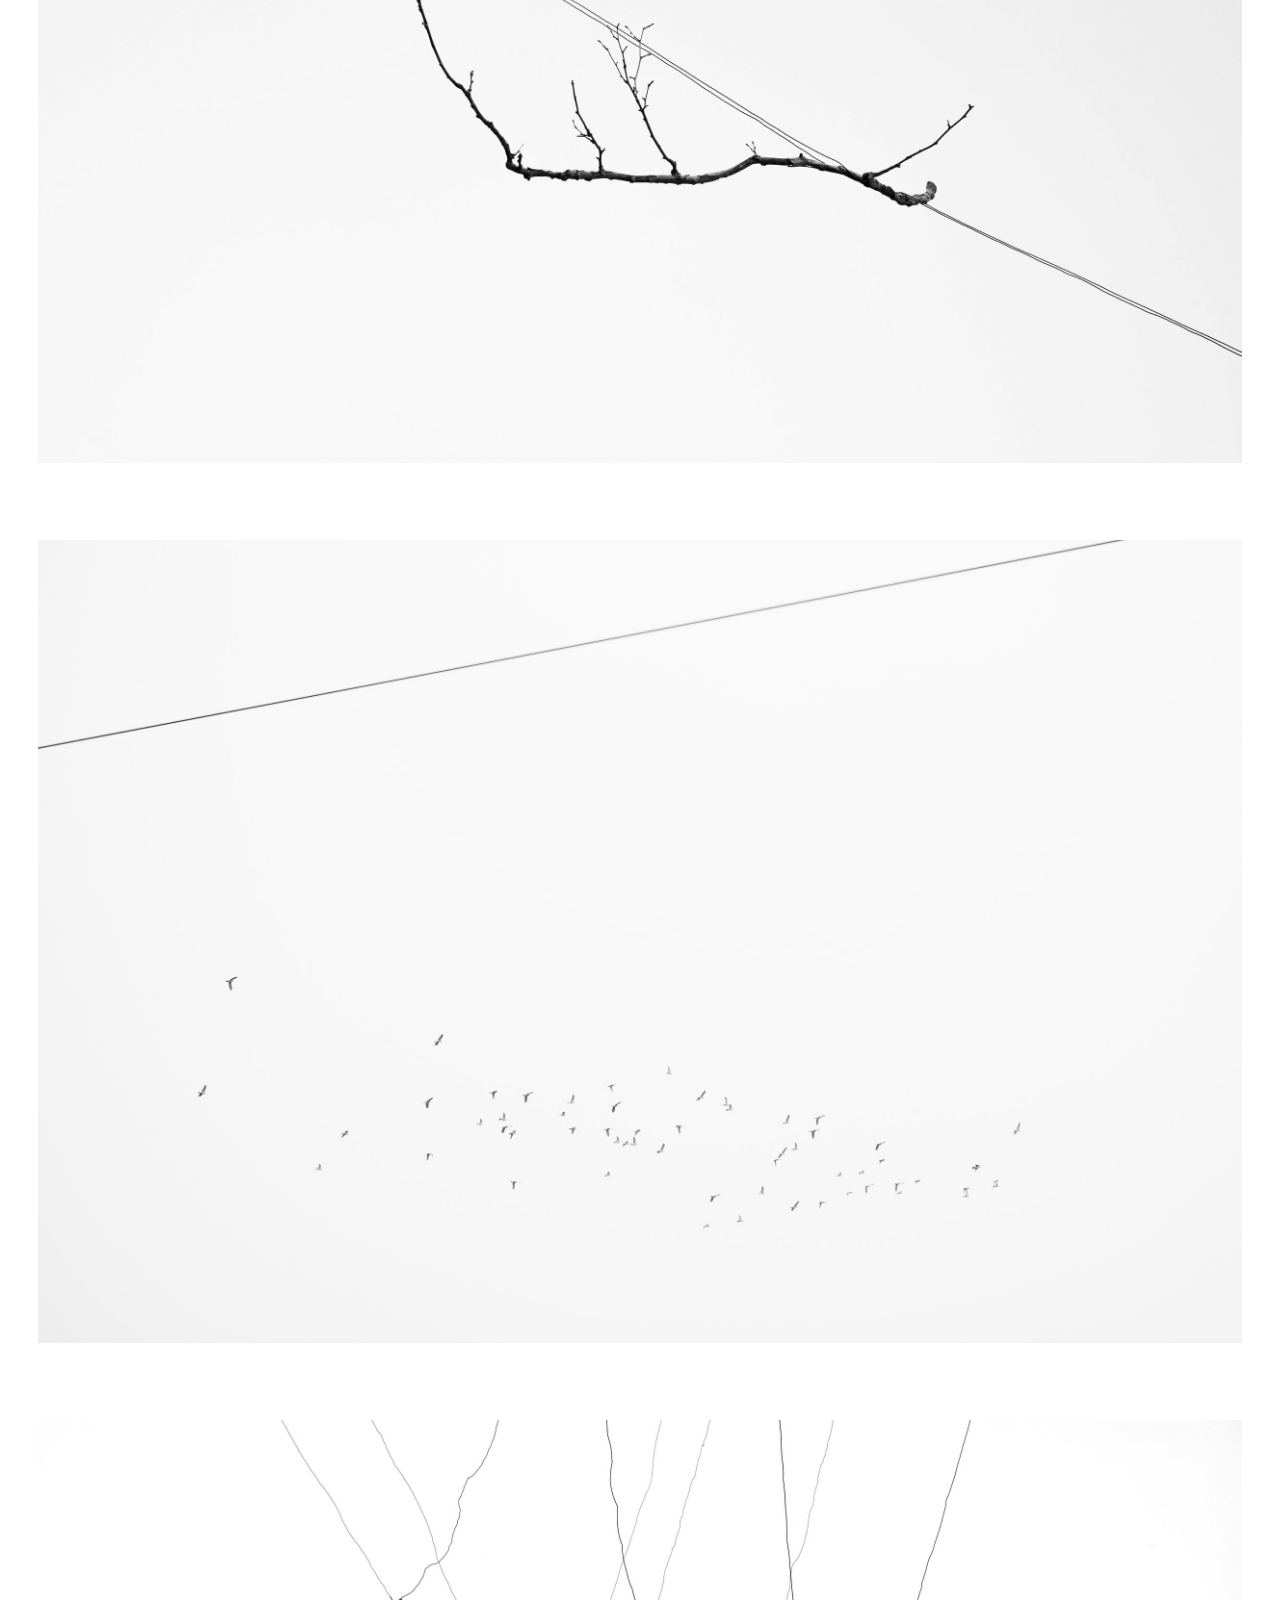
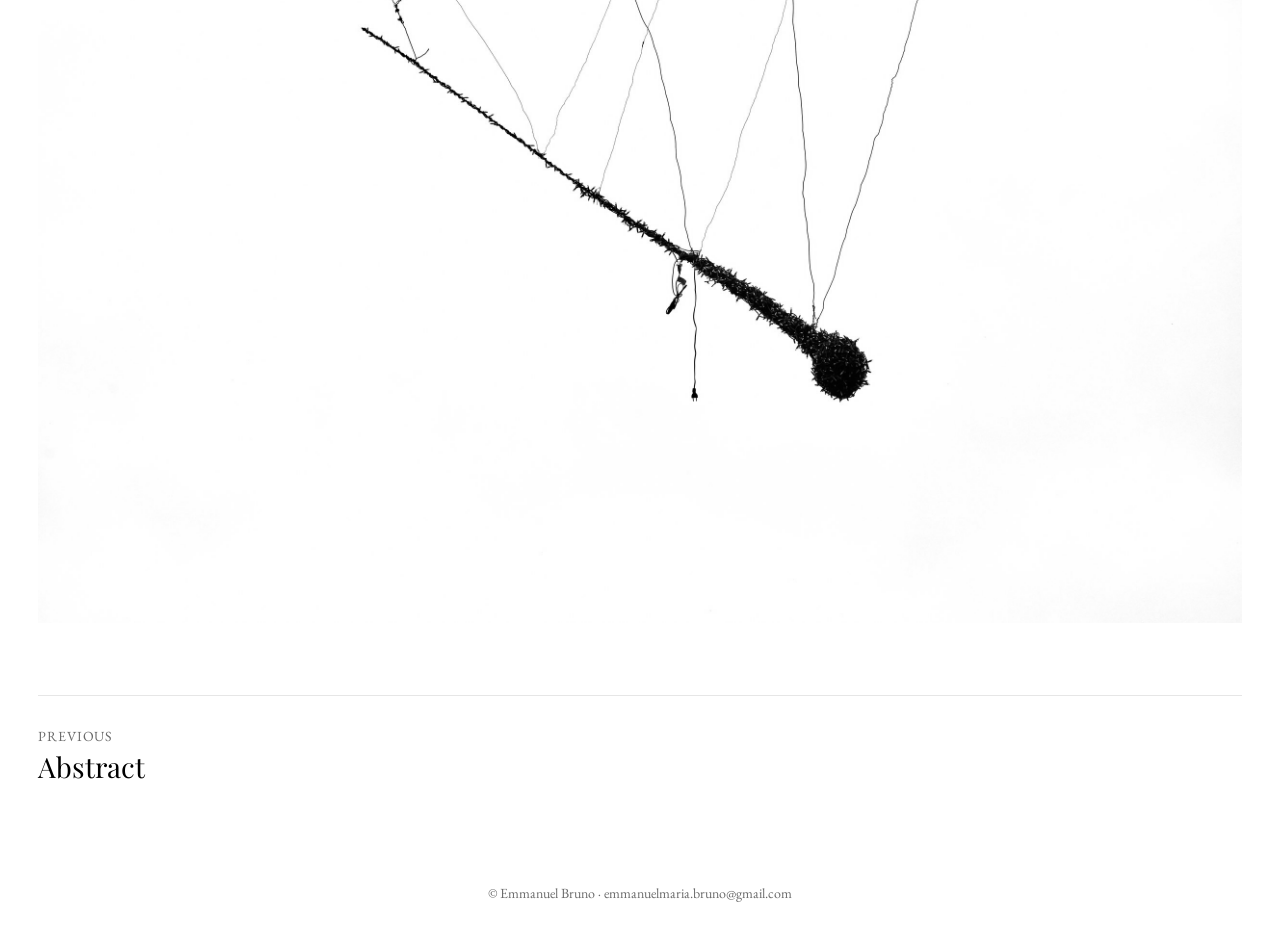
<file: work/s-o-v-r-a-s-t-a-t-i-o-n/index.html>
<!doctype html>
<html lang="en">
<head>
<meta charset="utf-8">
<meta name="viewport" content="width=device-width, initial-scale=1">
<title>S O V R A S T A T I O N — Emmanuel Bruno</title>
<meta name="description" content="Sovrastation — a photography series by Emmanuel Bruno.">
<meta name="theme-color" content="#ffffff">
<link rel="canonical" href="https://www.emmanuelbruno.com/work/s-o-v-r-a-s-t-a-t-i-o-n/">
<meta property="og:type" content="website">
<meta property="og:site_name" content="Emmanuel Bruno">
<meta property="og:title" content="S O V R A S T A T I O N — Emmanuel Bruno">
<meta property="og:description" content="Sovrastation — a photography series by Emmanuel Bruno.">
<meta property="og:url" content="https://www.emmanuelbruno.com/work/s-o-v-r-a-s-t-a-t-i-o-n/">
<meta property="og:image" content="https://www.emmanuelbruno.com/images/sm/DSC09299.jpg">
<meta name="twitter:card" content="summary_large_image">
<link rel="icon" href="../../assets/favicon.svg" type="image/svg+xml">
<link rel="preconnect" href="https://fonts.googleapis.com">
<link rel="preconnect" href="https://fonts.gstatic.com" crossorigin>
<link rel="stylesheet" href="https://fonts.googleapis.com/css2?family=EB+Garamond:ital,wght@0,400;0,500;1,400&amp;family=Playfair+Display&amp;display=swap">
<link rel="stylesheet" href="../../assets/style.css">
<script>document.documentElement.classList.add('js')</script>
<script src="../../assets/site.js" defer></script>
</head>
<body>
<a class="skip-link" href="#main">Skip to content</a>
<header class="site-header">
  <a class="site-title" href="../../">Emmanuel Bruno</a>
  <nav class="site-nav" aria-label="Main">
    <a href="../../prints/">Prints</a>
    <a href="../../" aria-current="true">Work</a>
    <a href="../../about/">Me</a>
    <a class="icon" href="mailto:emmanuelmaria.bruno@gmail.com" aria-label="Email"><svg viewBox="0 0 24 24" fill="none" stroke="currentColor" stroke-width="1.6" aria-hidden="true"><rect x="3" y="5" width="18" height="14" rx="1.5"/><path d="m3.5 6 8.5 7 8.5-7"/></svg></a>
    <a class="icon" href="https://www.instagram.com/e.m.bruno/" aria-label="Instagram"><svg viewBox="0 0 24 24" fill="none" stroke="currentColor" stroke-width="1.6" aria-hidden="true"><rect x="3" y="3" width="18" height="18" rx="5"/><circle cx="12" cy="12" r="4.2"/><circle cx="17.4" cy="6.6" r="1.1" fill="currentColor" stroke="none"/></svg></a>
  </nav>
</header>
<main id="main" class="project">
  <h1 class="project-title"><span class="spaced">Sovrastation</span></h1>
  <ul class="stack">
    <li class="fade-in"><img src="../../images/sm/DSC00479.jpg" srcset="../../images/sm/DSC00479.jpg 1200w, ../../images/DSC00479.jpg 2500w, ../../images/xl/DSC00479.jpg 3000w" sizes="(max-width: 700px) 100vw, min(1400px, 100vw)" width="2500" height="1667" alt="Sovrastation, photograph 1 of 6" decoding="async"></li>
    <li class="fade-in"><img src="../../images/sm/DSC00488.jpg" srcset="../../images/sm/DSC00488.jpg 1200w, ../../images/DSC00488.jpg 2500w, ../../images/xl/DSC00488.jpg 3000w" sizes="(max-width: 700px) 100vw, min(1400px, 100vw)" width="2500" height="1667" alt="Sovrastation, photograph 2 of 6" loading="lazy" decoding="async"></li>
    <li class="fade-in"><img src="../../images/sm/DSC01674.jpg" srcset="../../images/sm/DSC01674.jpg 1200w, ../../images/DSC01674.jpg 2500w, ../../images/xl/DSC01674.jpg 3000w" sizes="(max-width: 700px) 100vw, 62vh" width="2500" height="3748" alt="Sovrastation, photograph 3 of 6" loading="lazy" decoding="async"></li>
    <li class="fade-in"><img src="../../images/sm/DSC02787.jpg" srcset="../../images/sm/DSC02787.jpg 1200w, ../../images/DSC02787.jpg 2500w" sizes="(max-width: 700px) 100vw, min(1400px, 100vw)" width="2500" height="1668" alt="Sovrastation, photograph 4 of 6" loading="lazy" decoding="async"></li>
    <li class="fade-in"><img src="../../images/sm/DSC01579.jpg" srcset="../../images/sm/DSC01579.jpg 1200w, ../../images/DSC01579.jpg 2500w, ../../images/xl/DSC01579.jpg 3000w" sizes="(max-width: 700px) 100vw, min(1400px, 100vw)" width="2500" height="1668" alt="Sovrastation, photograph 5 of 6" loading="lazy" decoding="async"></li>
    <li class="fade-in"><img src="../../images/sm/DSC01049.jpg" srcset="../../images/sm/DSC01049.jpg 1200w, ../../images/DSC01049.jpg 2500w, ../../images/xl/DSC01049.jpg 3000w" sizes="(max-width: 700px) 100vw, min(1400px, 100vw)" width="2500" height="1668" alt="Sovrastation, photograph 6 of 6" loading="lazy" decoding="async"></li>
  </ul>
  <nav class="pager" aria-label="More work">
    <a class="prev" href="../abstract/"><small>Previous</small><span>Abstract</span></a>
  </nav>
</main>
<footer class="site-footer">
  &copy; Emmanuel Bruno &middot; <a href="mailto:emmanuelmaria.bruno@gmail.com">emmanuelmaria.bruno@gmail.com</a>
</footer>
</body>
</html>
</file>
<file: assets/style.css>
/* Emmanuel Bruno — site styles
   Fonts: Playfair Display (name, titles) + EB Garamond (text), both free from Google Fonts. */

:root {
  --ink: #000;
  --muted: #6b6b6b;
  --paper: #fff;
  --line: #e6e6e6;
  --serif-display: "Playfair Display", Georgia, serif;
  --serif-text: "EB Garamond", Garamond, Georgia, serif;
  --gutter: clamp(16px, 3vw, 40px);
  --header-h: 88px;
}

*, *::before, *::after { box-sizing: border-box; }

html { -webkit-text-size-adjust: 100%; }

body {
  margin: 0;
  background: var(--paper);
  color: var(--ink);
  font-family: var(--serif-text);
  font-size: 18px;
  line-height: 1.8;
  -webkit-font-smoothing: antialiased;
}

img { display: block; max-width: 100%; height: auto; }

a { color: inherit; }

.visually-hidden {
  position: absolute; width: 1px; height: 1px; margin: -1px; padding: 0;
  overflow: hidden; clip: rect(0 0 0 0); white-space: nowrap; border: 0;
}

.skip-link {
  position: absolute; left: -9999px; top: 8px;
  background: var(--ink); color: var(--paper); padding: 8px 14px; z-index: 100;
}
.skip-link:focus { left: 8px; }

/* ---------- Header ---------- */

.site-header {
  position: relative;
  z-index: 10;
  display: flex;
  align-items: center;
  justify-content: space-between;
  gap: 16px;
  height: var(--header-h);
  padding: 0 var(--gutter);
}

.site-title {
  font-family: var(--serif-display);
  font-size: 27px;
  line-height: 1.2;
  text-decoration: none;
  white-space: nowrap;
}

.site-nav { display: flex; align-items: center; gap: 18px; }

.site-nav a {
  font-size: 17px;
  text-decoration: none;
  padding-bottom: 2px;
  border-bottom: 1px solid transparent;
}
.site-nav a:hover,
.site-nav a[aria-current] { border-bottom-color: currentColor; }

.site-nav .icon { display: inline-flex; border: 0; padding: 4px 0; }
.site-nav .icon svg { width: 17px; height: 17px; }

/* Header sits on top of the photo on the homepage */
.home .site-header {
  position: absolute; inset: 0 0 auto 0;
  color: #fff;
  text-shadow: 0 1px 10px rgba(0, 0, 0, 0.35);
}
.home .site-nav svg { filter: drop-shadow(0 1px 6px rgba(0, 0, 0, 0.35)); }

/* ---------- Homepage: hover-to-reveal project covers ---------- */

.hero {
  position: relative;
  height: 100vh;
  height: 100svh;
  min-height: 480px;
  overflow: hidden;
  background: #222;
  color: #fff;
}

.hero-bg {
  position: absolute; inset: 0;
  margin: 0;
  opacity: 0;
  transform: scale(1.06);
  transition: opacity 0.9s ease, transform 1.6s ease;
}
.hero-bg.is-active { opacity: 1; transform: scale(1); }
.hero-bg img { width: 100%; height: 100%; object-fit: cover; }
.hero-bg::after { /* light veil so white titles stay readable on bright fog */
  content: ""; position: absolute; inset: 0; background: rgba(0, 0, 0, 0.2);
}

.hero-titles {
  position: relative;
  z-index: 2;
  height: 100%;
  display: flex;
  flex-wrap: wrap;
  align-content: center;
  justify-content: center;
  column-gap: 7.5rem;
  row-gap: 2.2rem;
  margin: 0;
  padding: var(--header-h) var(--gutter);
  list-style: none;
  text-align: center;
  text-shadow: 0 1px 16px rgba(0, 0, 0, 0.35);
}

.hero-titles li { flex: 0 0 auto; }
.hero-titles li.wide { flex-basis: 100%; }

.hero-titles a {
  font-family: var(--serif-display);
  font-size: clamp(30px, 3.4vw, 46px);
  line-height: 1.2;
  text-decoration: none;
  transition: opacity 0.4s ease;
}
.spaced { letter-spacing: 0.35em; margin-right: -0.35em; text-transform: uppercase; }

/* Dim the titles you're not pointing at */
.hero-titles:hover a,
.hero-titles:focus-within a { opacity: 0.45; }
.hero-titles a:hover,
.hero-titles a:focus-visible { opacity: 1 !important; }

/* ---------- Project pages ---------- */

main { display: block; }

.project { padding: 24px var(--gutter) 40px; }

.project-title {
  font-family: var(--serif-display);
  font-weight: 400;
  font-size: clamp(26px, 3vw, 38px);
  line-height: 1.2;
  text-align: center;
  margin: 8px 0 32px;
}

/* Slideshow: native horizontal scroll with snapping, so phones get swipe for free */
.slideshow { position: relative; max-width: 1400px; margin: 0 auto; }

.slides {
  display: flex;
  overflow-x: auto;
  scroll-snap-type: x mandatory;
  scroll-behavior: smooth;
  scrollbar-width: none;
  outline: none;
}
.slides::-webkit-scrollbar { display: none; }

.slide {
  flex: 0 0 100%;
  scroll-snap-align: center;
  display: flex;
  align-items: center;
  justify-content: center;
  height: clamp(320px, calc(100vh - 230px), 66vw);
  margin: 0;
  padding: 0 44px;
}
.slide img { max-width: 100%; max-height: 100%; width: auto; height: auto; object-fit: contain; background: #f4f4f4; }

.slide-btn {
  position: absolute;
  top: 50%;
  transform: translateY(-50%);
  width: 40px; height: 64px;
  border: 0; background: none; cursor: pointer;
  color: var(--ink);
  font-size: 30px; line-height: 1;
  font-family: var(--serif-text);
  display: flex; align-items: center; justify-content: center;
}
.slide-btn.prev { left: 0; }
.slide-btn.next { right: 0; }
.slide-btn:disabled { opacity: 0.2; cursor: default; }

.slide-count {
  text-align: center;
  font-size: 15px;
  color: var(--muted);
  margin: 14px 0 0;
  font-variant-numeric: tabular-nums;
}

.thumbs {
  display: flex;
  gap: 8px;
  justify-content: center;
  flex-wrap: wrap;
  max-width: 1000px;
  margin: 18px auto 0;
  padding: 0;
  list-style: none;
}
.thumbs li { flex: none; }
.thumbs button {
  display: block;
  padding: 0; border: 0; background: none; cursor: pointer;
  opacity: 0.4;
  transition: opacity 0.25s ease;
}
.thumbs button:hover,
.thumbs button[aria-current="true"] { opacity: 1; }
.thumbs img { height: 54px; width: auto; }

/* Stacked gallery (S O V R A S T A T I O N) */
.stack {
  display: grid;
  gap: clamp(32px, 6vw, 80px);
  max-width: 1400px;
  margin: 0 auto;
  padding: 0;
  list-style: none;
}
.stack img { margin: 0 auto; max-height: 92vh; width: auto; }

.js .fade-in { opacity: 0; transform: translateY(24px); transition: opacity 1s ease, transform 1s ease; }
.js .fade-in.is-visible { opacity: 1; transform: none; }

/* Essay under Full Emptiness */
.essay {
  max-width: 1100px;
  margin: 72px auto 0;
  columns: 3 280px;
  column-gap: 48px;
}
.essay p { margin: 0 0 1.1em; break-inside: avoid; }
.essay .signoff { text-align: right; font-style: italic; }

/* Previous / next project */
.pager {
  display: flex;
  justify-content: space-between;
  gap: 24px;
  max-width: 1400px;
  margin: 72px auto 0;
  padding-top: 28px;
  border-top: 1px solid var(--line);
}
.pager a { text-decoration: none; display: flex; flex-direction: column; }
.pager a.next { margin-left: auto; text-align: right; }
.pager small { font-size: 14px; color: var(--muted); letter-spacing: 0.06em; text-transform: uppercase; }
.pager span { font-family: var(--serif-display); font-size: clamp(20px, 2.4vw, 28px); line-height: 1.3; }
.pager a:hover span { text-decoration: underline; text-underline-offset: 4px; text-decoration-thickness: 1px; }

/* ---------- Prints ---------- */

.shop-main { padding: 24px var(--gutter) 40px; max-width: 1400px; margin: 0 auto; }

.shop-hero {
  position: relative;
  margin: 0;
  height: min(78vh, 62vw);
  min-height: 340px;
  background: #222;
  overflow: hidden;
}
.shop-hero img { width: 100%; height: 100%; object-fit: cover; }
.shop-hero::after { /* soft shade so the white title stays readable */
  content: ""; position: absolute; inset: 0;
  background: linear-gradient(to top, rgba(0, 0, 0, 0.35), transparent 55%);
}
.shop-hero h1 {
  position: absolute; left: var(--gutter); bottom: clamp(20px, 5vw, 56px); z-index: 1;
  margin: 0;
  color: #fff;
  font-family: var(--serif-display);
  font-weight: 700;
  font-size: clamp(48px, 8vw, 104px);
  line-height: 0.95;
  letter-spacing: -0.03em;
}

.shop-main { padding-top: 40px; }
.shop-intro { max-width: 640px; }
.shop-intro h1,
.shop-heading {
  font-family: var(--serif-display);
  font-weight: 400;
  line-height: 1.1;
  margin: 0 0 24px;
}
.shop-intro h1 { font-size: clamp(44px, 7vw, 84px); }
.shop-intro p { margin: 0 0 1em; }
.shop-heading { font-size: clamp(30px, 4vw, 48px); margin-top: 72px; }

/* Category buttons above the grid */
.shop-filter {
  display: flex;
  flex-wrap: wrap;
  gap: 8px;
  margin: 0 0 28px;
}
.shop-filter button {
  font: inherit; font-size: 15px;
  padding: 8px 14px;
  border: 1px solid var(--ink);
  background: var(--paper); color: var(--ink);
  cursor: pointer;
}
.shop-filter button span { color: var(--muted); margin-left: 2px; }
.shop-filter button[aria-pressed="true"] { background: var(--ink); color: var(--paper); }
.shop-filter button[aria-pressed="true"] span { color: #bbb; }

/* Grid: each print sits large, with a white border, directly on the page */
.shop-grid {
  display: grid;
  grid-template-columns: repeat(auto-fill, minmax(min(100%, 260px), 1fr));
  gap: 40px 12px;
  margin: 0;
  padding: 0;
  list-style: none;
}
/* Big screens: one scroll moves on by one set of 4, which stops just under the category buttons */
@media (min-width: 1100px) {
  html:has(.shop-grid) { scroll-snap-type: y mandatory; }
  .shop-hero, .shop-intro { scroll-snap-align: start; }
  .site-footer { scroll-snap-align: end; }
  .shop-filter {
    position: sticky; top: 0; z-index: 2;
    margin: 0; padding: 12px 0;
    background: var(--paper);
  }
  .shop-grid { grid-template-columns: repeat(4, minmax(0, 1fr)); }
  .shop-card { scroll-margin-top: 72px; scroll-snap-align: start; scroll-snap-stop: always; }
}
/* The card fills its row, and the photo sits at the bottom, right above its title */
.shop-card a { display: flex; flex-direction: column; height: 100%; text-decoration: none; }
.shop-card-stage {
  flex: 1;
  display: flex;
  align-items: flex-end;
}
/* Drawn to scale as the unframed 12 × 8 in print the card opens on: 16 × 12 in paper with a
   2 in white border, so 16 in = 100% and 2 in = 12.5% (padding % is of the card's width) */
.shop-card-print {
  width: 100%;
  padding: 12.5%;
  background: #fff;
  box-shadow: 0 1px 3px rgba(0, 0, 0, 0.12);
  transition: transform 0.4s ease;
}
.shop-card a:hover .shop-card-print,
.shop-card a:focus-visible .shop-card-print { transform: scale(1.03); }
.shop-card-title { display: block; margin-top: 10px; font-size: 17px; line-height: 1.3; }
.shop-card-price { display: block; font-size: 17px; line-height: 1.3; color: var(--muted); }

/* Enlarged view */
.print-view {
  width: min(1240px, 100vw - 32px);
  height: min(780px, 100vh - 32px);
  max-width: none;
  max-height: calc(100vh - 32px);
  padding: 0;
  border: 0;
  background: var(--paper);
  color: var(--ink);
  display: none;
  grid-template-columns: 3fr 2fr;
  grid-template-rows: minmax(0, 1fr);
  overflow: auto;
}
.print-view[open] { display: grid; }
.print-view::backdrop { background: rgba(0, 0, 0, 0.55); }

.pv-close {
  position: absolute; top: 8px; right: 12px; z-index: 2;
  border: 0; background: none; cursor: pointer;
  font-size: 34px; line-height: 1; color: var(--ink);
}

.pv-stage {
  display: flex;
  align-items: center;
  justify-content: center;
  min-height: min(78vh, 760px);
  padding: 48px 32px;
  background: #f6f6f6;
}
/* Width, mat and frame are set in real proportions by prints.js */
.pv-stage { position: relative; overflow: hidden; }
/* Room view */
.pv-stage.in-room { display: block; padding: 0; }
.pv-room { display: none; position: absolute; max-width: none; height: auto; }
.in-room .pv-room { display: block; }
.in-room .pv-print { position: absolute; }
.pv-views { position: absolute; top: 14px; left: 14px; display: flex; }
.pv-views button {
  padding: 6px 12px;
  border: 1px solid var(--ink);
  background: #fff;
  color: var(--ink);
  font: inherit; font-size: 13px;
  cursor: pointer;
}
.pv-views button + button { border-left: 0; }
.pv-views button[aria-pressed="true"] { background: var(--ink); color: #fff; }
.pv-print {
  box-sizing: border-box;
  background: #fff;
  box-shadow: 0 2px 8px rgba(0, 0, 0, 0.14);
  transition: width 0.35s ease, border-color 0.35s ease, border-width 0.35s ease, padding 0.35s ease;
}
.pv-print img { width: 100%; object-fit: cover; }
button.pv-print { display: block; border: 0; font: inherit; cursor: zoom-in; }
/* Frame colors and the thin lines around the mat opening */
button.pv-print[data-finish="black"], button.pv-print[data-finish="white"] { border: 0 solid #282828; }
/* White frame: no lines, only a soft shadow on the wall */
button.pv-print[data-finish="white"] { border-color: #fcfcfa; }
.pv-print[data-finish="black"] img, .pv-print[data-finish="white"] img,
.pv-zoom-print[data-finish="black"] img, .pv-zoom-print[data-finish="white"] img { outline: 1px solid #f3f1f0; }

/* Full-screen photo inside the enlarged view */
/* Full screen, but still shown as the print: white mat, and the frame if one is chosen */
.pv-zoom {
  position: fixed; inset: 0; z-index: 5;
  display: flex; align-items: center; justify-content: center;
  padding: 32px;
  background: #f6f6f6;
  cursor: zoom-out;
}
.pv-zoom[hidden] { display: none; }
.pv-zoom-print {
  background: #fff;
  border: 0 solid #1a1a1a;
  box-shadow: 0 2px 10px rgba(0, 0, 0, 0.16);
}
.pv-zoom-print[data-finish="black"],
.pv-zoom-print[data-finish="white"] {
  border-color: #282828;
  box-shadow: none;
}
.pv-zoom-print[data-finish="white"] { border-color: #fcfcfa; box-shadow: inset 0 1px 3px rgba(0, 0, 0, 0.16), 0 8px 24px rgba(0, 0, 0, 0.28), 0 1px 3px rgba(0, 0, 0, 0.18); }
.pv-zoom-print img { object-fit: cover; }
.pv-zoom-close {
  position: absolute; top: 10px; right: 14px;
  border: 0; background: none; cursor: pointer;
  color: var(--ink); font-size: 38px; line-height: 1;
}
.shop-card.is-portrait .shop-card-print { width: 75%; }
/* Frames: a wood moulding around a white mat */
.pv-print[data-finish="black"],
.pv-print[data-finish="white"] { box-shadow: none; }
.pv-print[data-finish="white"] { box-shadow: inset 0 1px 3px rgba(0, 0, 0, 0.16), 0 8px 24px rgba(0, 0, 0, 0.28), 0 1px 3px rgba(0, 0, 0, 0.18); }

.pv-info { padding: 48px 36px 36px; overflow: auto; }
.pv-series { margin: 0; font-size: 13px; letter-spacing: 0.12em; text-transform: uppercase; }
.pv-info h2 {
  font-family: var(--serif-display);
  font-weight: 400;
  font-size: clamp(28px, 3vw, 40px);
  line-height: 1.15;
  margin: 6px 0 10px;
}
.pv-price { margin: 0; font-size: 22px; }
.pv-note { margin: 0 0 20px; font-size: 14px; color: var(--muted); }

.pv-options { border: 0; margin: 0 0 18px; padding: 0; }
.pv-options legend { padding: 0; margin-bottom: 8px; font-size: 15px; }
.pv-options legend span { color: var(--muted); }
.pv-size-legend { display: flex; justify-content: space-between; align-items: center; width: 100%; }
.pv-units { display: flex; }
.pv-units button {
  padding: 1px 8px;
  border: 1px solid var(--ink);
  background: #fff;
  color: var(--ink);
  font: inherit; font-size: 12px;
  cursor: pointer;
}
.pv-units button + button { border-left: 0; }
.pv-units button[aria-pressed="true"] { background: var(--ink); color: #fff; }
.pv-sizes { display: flex; flex-wrap: wrap; gap: 8px; }
.pv-sizes button {
  font: inherit; font-size: 15px;
  padding: 7px 14px;
  background: #f2f2f2; color: var(--ink);
  border: 1px solid transparent;
  cursor: pointer;
}
.pv-sizes button[aria-pressed="true"] { border-color: var(--ink); background: #fff; }

.pv-finishes { display: flex; gap: 12px; }
.swatch {
  width: 36px; height: 36px; border-radius: 50%;
  border: 1px solid #ccc; cursor: pointer; padding: 0;
  outline-offset: 3px;
}
.swatch-unframed { background: #fff; }
.swatch-black { background: #282828; }
.swatch-white { background: #fcfcfa; }
.swatch[aria-pressed="true"] { outline: 2px solid var(--ink); }

.pv-buy {
  display: block;
  margin: 24px 0 28px;
  padding: 14px;
  text-align: center;
  text-decoration: none;
  background: var(--ink); color: var(--paper);
}
.pv-buy[aria-disabled="true"] { background: #fff; color: var(--ink); border: 1px solid var(--ink); }

.pv-info details { border-top: 1px solid var(--line); padding: 12px 0; }
.pv-info details:last-child { border-bottom: 1px solid var(--line); }
.pv-info summary { cursor: pointer; }
.pv-info details p { margin: 10px 0 0; font-size: 16px; }

/* The Prints page uses a bold sans (Inter Tight) instead of the site's serifs */
.shop {
  --serif-display: "Inter Tight", "Helvetica Neue", Helvetica, Arial, sans-serif;
  --serif-text: "Inter Tight", "Helvetica Neue", Helvetica, Arial, sans-serif;
  font-size: 17px;
  line-height: 1.45;
  font-weight: 500;
}
.shop .site-title { font-weight: 700; letter-spacing: -0.02em; }
.shop .shop-intro h1,
.shop .shop-heading,
.shop .pv-info h2 { font-weight: 700; letter-spacing: -0.03em; }
.shop .shop-intro h1 { line-height: 0.95; }
.shop .pv-series { font-weight: 500; letter-spacing: 0.06em; }
.shop .shop-card-price { color: var(--ink); }
.shop .pv-price { font-weight: 700; }
.shop .pv-buy { font-weight: 700; }

/* ---------- About ---------- */

.portrait { position: relative; margin: 0; }
.portrait img { width: 100%; height: min(80vh, 66vw); object-fit: cover; object-position: 40% 35%; }

.social-circles {
  position: absolute; left: var(--gutter); bottom: 24px;
  display: flex; gap: 10px;
}
.social-circles a {
  width: 40px; height: 40px; border-radius: 50%;
  background: #000; color: #fff;
  display: flex; align-items: center; justify-content: center;
}
.social-circles svg { width: 18px; height: 18px; }

.bio {
  max-width: 600px;
  margin: 64px auto 0;
  padding: 0 var(--gutter);
  text-align: center;
}
.bio p { margin: 0 0 1.1em; }

/* ---------- Footer ---------- */

.site-footer {
  padding: 56px var(--gutter) 40px;
  text-align: center;
  font-size: 14px;
  color: var(--muted);
}
.site-footer a { text-decoration: none; }
.site-footer a:hover { text-decoration: underline; }

/* ---------- Not found ---------- */

.notfound { min-height: 60vh; display: grid; place-content: center; text-align: center; padding: 0 var(--gutter); }
.notfound h1 { font-family: var(--serif-display); font-weight: 400; font-size: 34px; margin: 0 0 8px; }

/* ---------- Phones ---------- */

@media (max-width: 700px) {
  :root { --header-h: 68px; }
  body { font-size: 17px; }
  .site-title { font-size: 21px; }
  .site-nav { gap: 14px; }
  .site-nav a { font-size: 16px; }

  .hero-titles { flex-direction: column; flex-wrap: nowrap; row-gap: 1.8rem; }
  .hero-titles li.wide { flex-basis: auto; }
  .hero-titles .spaced { font-size: 24px; letter-spacing: 0.3em; margin-right: -0.3em; }

  .project { padding-top: 8px; }
  .slide { height: auto; max-height: 80vh; padding: 0; }
  .slide img { max-height: 80vh; }
  .slide-btn { display: none; } /* swipe instead */
  .thumbs { flex-wrap: nowrap; justify-content: flex-start; overflow-x: auto; padding-bottom: 6px; }
  .thumbs img { height: 44px; }

  .shop-grid { grid-template-columns: 1fr 1fr; gap: 28px 8px; }
  .shop-card-title, .shop-card-price { font-size: 15px; }

  .print-view { grid-template-columns: 1fr; grid-template-rows: auto auto; width: 100vw; max-height: 100vh; height: 100vh; }
  .pv-stage { min-height: 52vh; padding: 48px 16px 24px; }
  .pv-info { padding: 24px 16px 32px; overflow: visible; }
  .pv-zoom { padding: 16px; }

  .essay { margin-top: 48px; }
  .pager { margin-top: 48px; }
  .bio { margin-top: 40px; text-align: left; }
  .portrait img { height: 62vh; object-position: 35% 30%; }
}

/* Phones: keep the name and the whole menu on one line */
@media (max-width: 430px) {
  .site-title { font-size: 18px; }
  .site-nav { gap: 10px; }
  .site-nav a { font-size: 15px; }
}
@media (max-width: 350px) {
  .site-nav .icon { display: none; }
}

@media (prefers-reduced-motion: reduce) {
  *, *::before, *::after { transition: none !important; scroll-behavior: auto !important; }
  .js .fade-in { opacity: 1; transform: none; }
}
</file>
